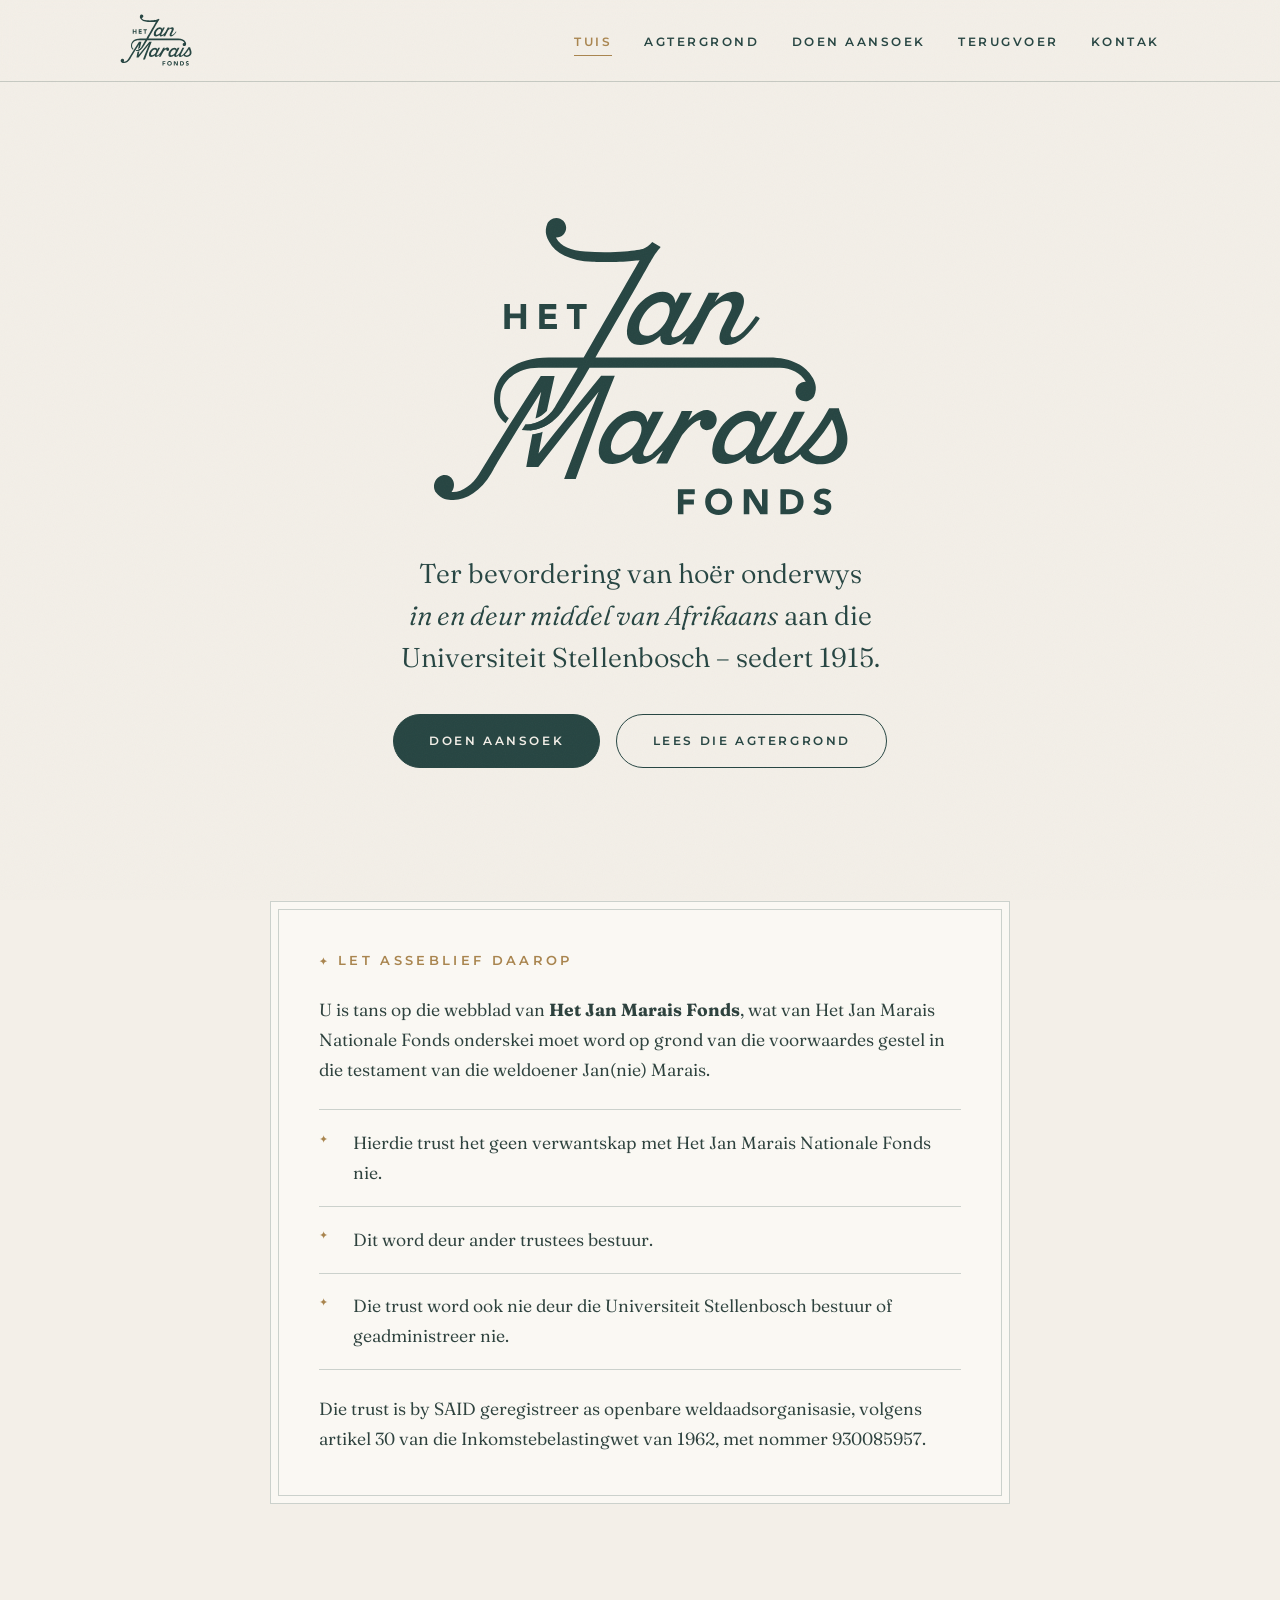
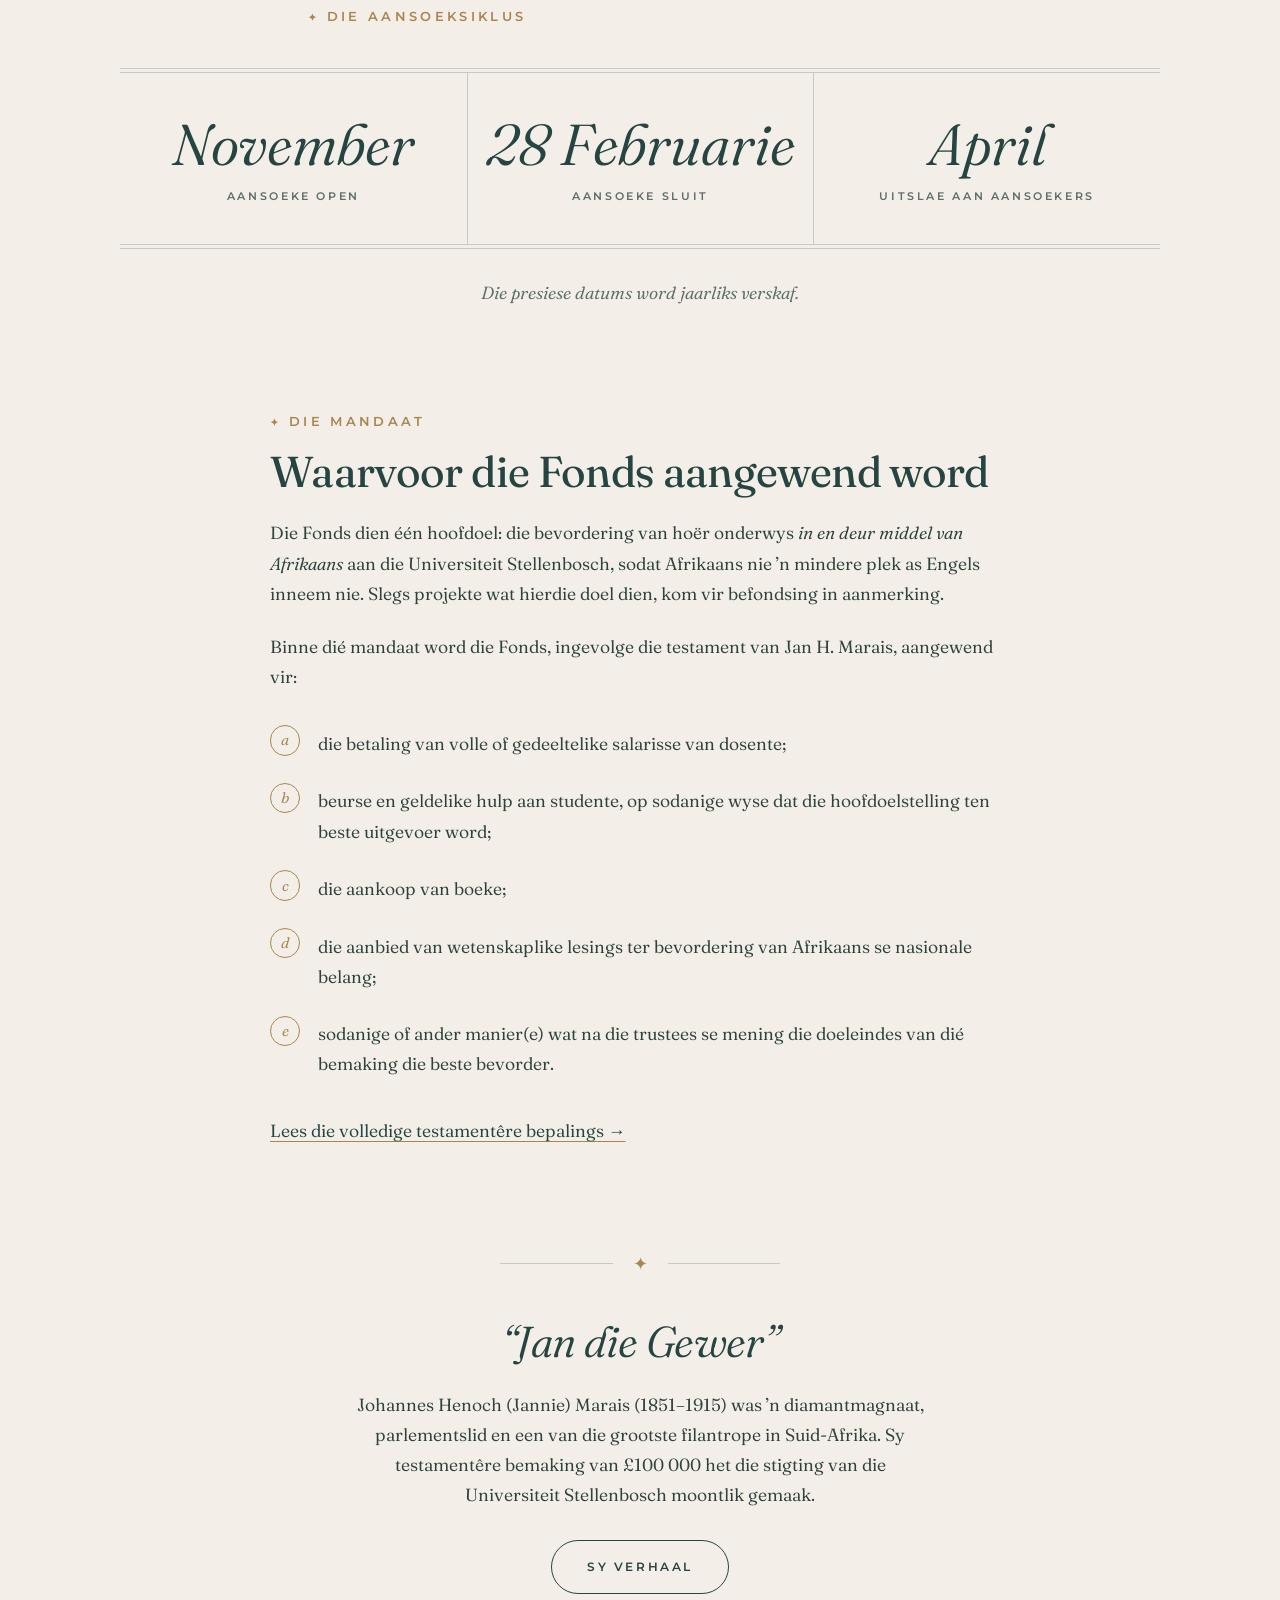
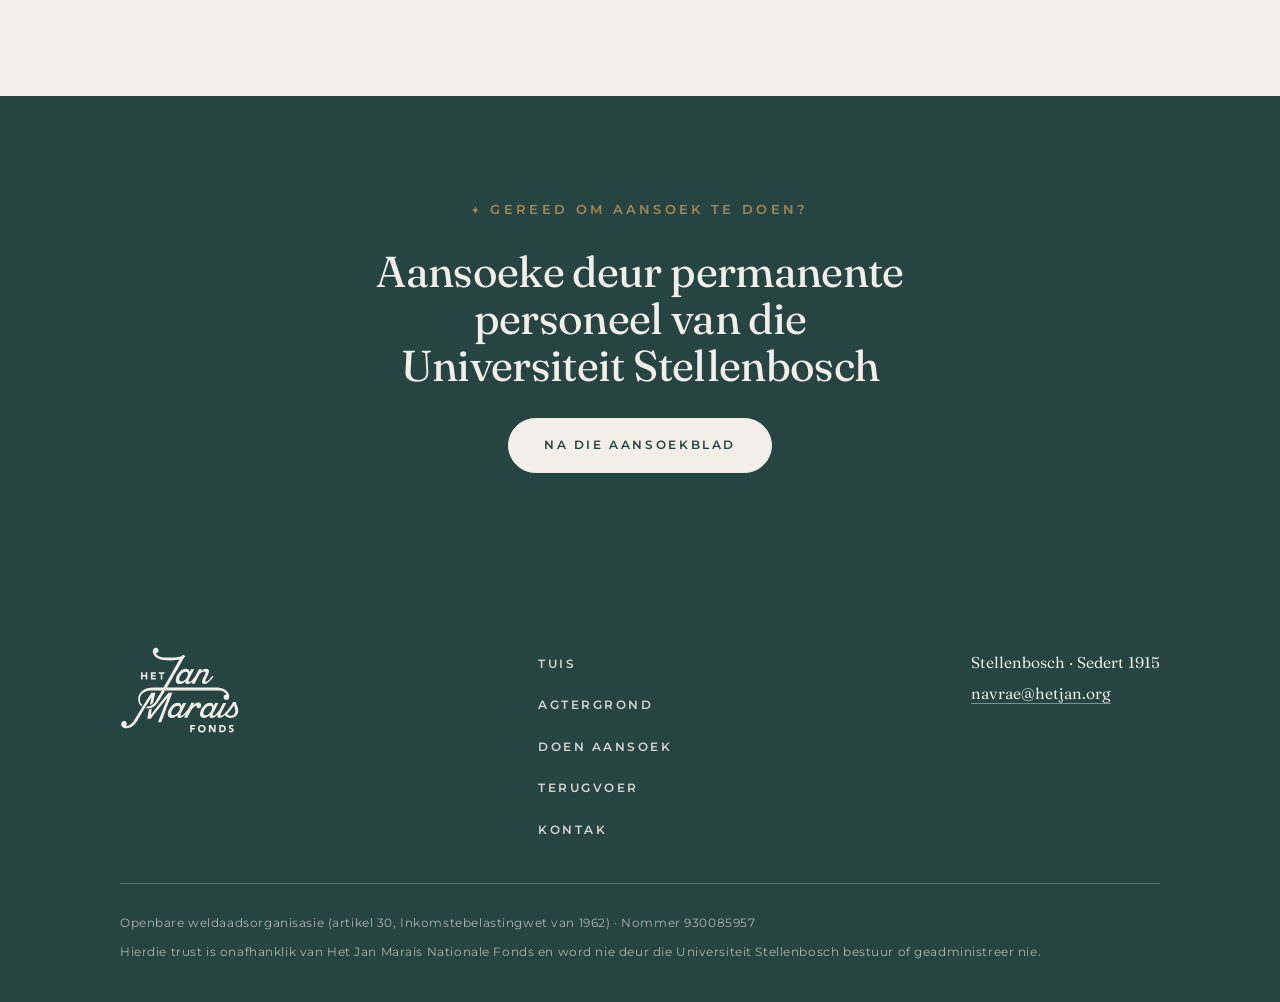
<file: index.html>
<!DOCTYPE html>
<html lang="af">
<head>
<meta charset="utf-8">
<meta name="viewport" content="width=device-width, initial-scale=1">
<meta http-equiv="Content-Security-Policy" content="default-src 'self'; script-src 'self' 'sha256-q1gBnV4BZHHsmtJQojjP6bshWvPiRFWjoKV7ZqUKrWg='; style-src 'self' 'unsafe-inline'; img-src 'self' data:; font-src 'self'; connect-src 'self'; base-uri 'self'; form-action 'self'; object-src 'none'">
<meta name="referrer" content="no-referrer">
<title>Het Jan Marais Fonds – Tuis</title>
<meta name="description" content="Het Jan Marais Fonds bevorder hoër onderwys in en deur middel van Afrikaans aan die Universiteit Stellenbosch – sedert 1915.">
<link rel="icon" type="image/svg+xml" href="assets/favicon.svg">
<link rel="stylesheet" href="css/style.css">
</head>
<body>

<header class="nav">
  <div class="nav-binne">
    <a class="nav-logo" href="index.html" aria-label="Het Jan Marais Fonds – Tuis">
      <img src="assets/logo-groen.svg" alt="Het Jan Marais Fonds">
    </a>
    <button class="nav-knoppie" aria-expanded="false" aria-controls="hoofnav">Kieslys</button>
    <ul class="nav-skakels" id="hoofnav">
      <li><a href="index.html" aria-current="page">Tuis</a></li>
      <li><a href="agtergrond.html">Agtergrond</a></li>
      <li><a href="aansoek.html">Doen aansoek</a></li>
      <li><a href="terugvoer.html">Terugvoer</a></li>
      <li><a href="kontak.html">Kontak</a></li>
    </ul>
  </div>
</header>

<main>

  <!-- Held -->
  <section class="held">
    <div class="held-binne kolom">
      <img class="held-logo" src="assets/logo-groen.svg" alt="Het Jan Marais Fonds">
      <p class="held-leuse">Ter bevordering van hoër onderwys <em>in en deur middel van Afrikaans</em> aan die Universiteit Stellenbosch – sedert 1915.</p>
      <div class="held-knoppies">
        <a class="knoppie" href="aansoek.html">Doen aansoek</a>
        <a class="knoppie knoppie-spook" href="agtergrond.html">Lees die agtergrond</a>
      </div>
    </div>
  </section>

  <!-- Onderskeid -->
  <section style="padding-top:0">
    <div class="kolom-smal">
      <div class="paneel prosa">
        <p class="etiket" style="margin-bottom:1.2rem">Let asseblief daarop</p>
        <p>U is tans op die webblad van <strong>Het Jan Marais Fonds</strong>, wat van Het Jan Marais Nationale Fonds onderskei moet word op grond van die voorwaardes gestel in die testament van die weldoener Jan(nie) Marais.</p>
        <ul class="lys-bepalings" style="margin-top:1.5rem">
          <li>Hierdie trust het geen verwantskap met Het Jan Marais Nationale Fonds nie.</li>
          <li>Dit word deur ander trustees bestuur.</li>
          <li>Die trust word ook nie deur die Universiteit Stellenbosch bestuur of geadministreer nie.</li>
        </ul>
        <p style="margin-top:1.5rem">Die trust is by SAID geregistreer as openbare weldaadsorganisasie, volgens artikel 30 van die Inkomstebelastingwet van 1962, met nommer 930085957.</p>
      </div>
    </div>
  </section>

  <!-- Datums -->
  <section style="padding-top:0">
    <div class="kolom">
      <p class="etiket" style="text-align:center; margin-bottom:2.5rem">Die aansoeksiklus</p>
      <hr class="reel-dubbel">
      <div class="datums">
        <div>
          <div class="syfer">November</div>
          <div class="nota">Aansoeke open</div>
        </div>
        <div>
          <div class="syfer">28 Februarie</div>
          <div class="nota">Aansoeke sluit</div>
        </div>
        <div>
          <div class="syfer">April</div>
          <div class="nota">Uitslae aan aansoekers</div>
        </div>
      </div>
      <hr class="reel-dubbel">
      <p style="text-align:center; margin:1.8rem auto 0; font-style:italic; color:var(--ink-sag)">Die presiese datums word jaarliks verskaf.</p>
    </div>
  </section>

  <!-- Waarvoor die Fonds aangewend word -->
  <section style="padding-top:0">
    <div class="kolom-smal prosa">
      <p class="etiket">Die mandaat</p>
      <h2 style="margin-top:1rem">Waarvoor die Fonds aangewend word</h2>
      <p>Die Fonds dien één hoofdoel: die bevordering van hoër onderwys <em>in en deur middel van Afrikaans</em> aan die Universiteit Stellenbosch, sodat Afrikaans nie ’n mindere plek as Engels inneem nie. Slegs projekte wat hierdie doel dien, kom vir befondsing in aanmerking.</p>
      <p>Binne dié mandaat word die Fonds, ingevolge die testament van Jan H. Marais, aangewend vir:</p>
      <ol class="lys-letters">
        <li>die betaling van volle of gedeeltelike salarisse van dosente;</li>
        <li>beurse en geldelike hulp aan studente, op sodanige wyse dat die hoofdoelstelling ten beste uitgevoer word;</li>
        <li>die aankoop van boeke;</li>
        <li>die aanbied van wetenskaplike lesings ter bevordering van Afrikaans se nasionale belang;</li>
        <li>sodanige of ander manier(e) wat na die trustees se mening die doeleindes van dié bemaking die beste bevorder.</li>
      </ol>
      <p><a href="agtergrond.html">Lees die volledige testamentêre bepalings →</a></p>
    </div>
  </section>

  <!-- Jan die Gewer -->
  <section style="padding-top:0">
    <div class="kolom-smal" style="text-align:center">
      <div class="ornament">✦</div>
      <h2 style="margin-top:2.5rem; font-style:italic; font-weight:340">“Jan die Gewer”</h2>
      <p style="margin:1.5rem auto 0; max-width:52ch">Johannes Henoch (Jannie) Marais (1851–1915) was ’n diamantmagnaat, parlementslid en een van die grootste filantrope in Suid-Afrika. Sy testamentêre bemaking van £100 000 het die stigting van die Universiteit Stellenbosch moontlik gemaak.</p>
      <p style="margin:1.8rem auto 0"><a class="knoppie knoppie-spook" href="agtergrond.html">Sy verhaal</a></p>
    </div>
  </section>

  <!-- Oproep -->
  <section class="band">
    <div class="kolom" style="display:grid; justify-items:center; gap:1.8rem">
      <p class="etiket">Gereed om aansoek te doen?</p>
      <h2 style="max-width:22ch">Aansoeke deur permanente personeel van die Universiteit Stellenbosch</h2>
      <a class="knoppie knoppie-room" href="aansoek.html">Na die aansoekblad</a>
    </div>
  </section>

</main>

<footer class="voet">
  <div class="voet-binne">
    <div class="voet-bo">
      <a class="voet-logo" href="index.html" aria-label="Het Jan Marais Fonds – Tuis">
        <img src="assets/logo-room.svg" alt="Het Jan Marais Fonds">
      </a>
      <nav aria-label="Voetstuk">
        <ul>
          <li><a href="index.html">Tuis</a></li>
          <li><a href="agtergrond.html">Agtergrond</a></li>
          <li><a href="aansoek.html">Doen aansoek</a></li>
          <li><a href="terugvoer.html">Terugvoer</a></li>
          <li><a href="kontak.html">Kontak</a></li>
        </ul>
      </nav>
      <div class="voet-kontak">
        <p>Stellenbosch · Sedert 1915<br>
        <a class="js-epos" data-u="navrae" data-d="hetjan.org">navrae [at] hetjan [dot] org</a></p>
      </div>
    </div>
    <div class="voet-onder">
      <p>Openbare weldaadsorganisasie (artikel 30, Inkomstebelastingwet van 1962) · Nommer 930085957</p>
      <p>Hierdie trust is onafhanklik van Het Jan Marais Nationale Fonds en word nie deur die Universiteit Stellenbosch bestuur of geadministreer nie.</p>
    </div>
  </div>
</footer>

<script>
  const knoppie = document.querySelector('.nav-knoppie');
  knoppie.addEventListener('click', () => {
    const oop = document.getElementById('hoofnav').classList.toggle('oop');
    knoppie.setAttribute('aria-expanded', oop);
  });
  document.querySelectorAll('.js-epos').forEach((el) => {
    const a = el.getAttribute('data-u') + '@' + el.getAttribute('data-d');
    el.setAttribute('href', 'mailto:' + a);
    el.textContent = a;
  });
</script>

</body>
</html>
</file>
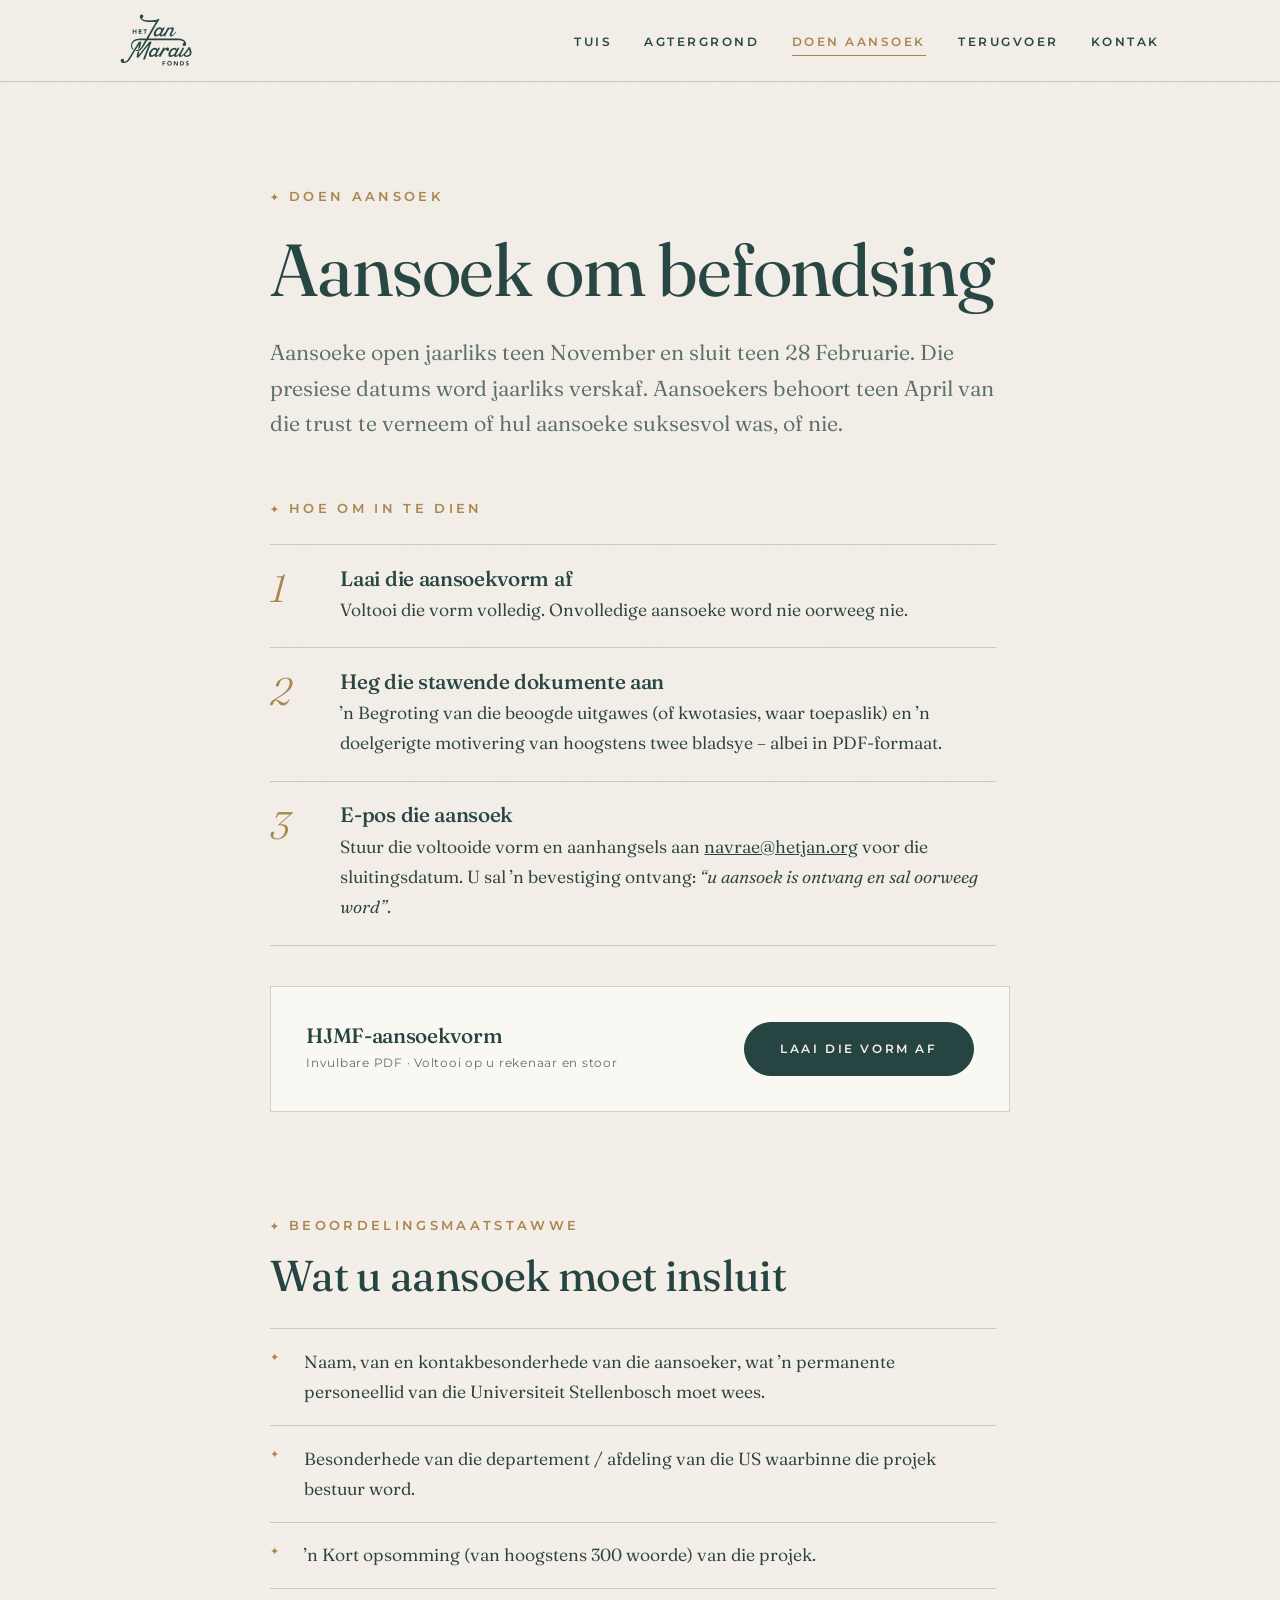
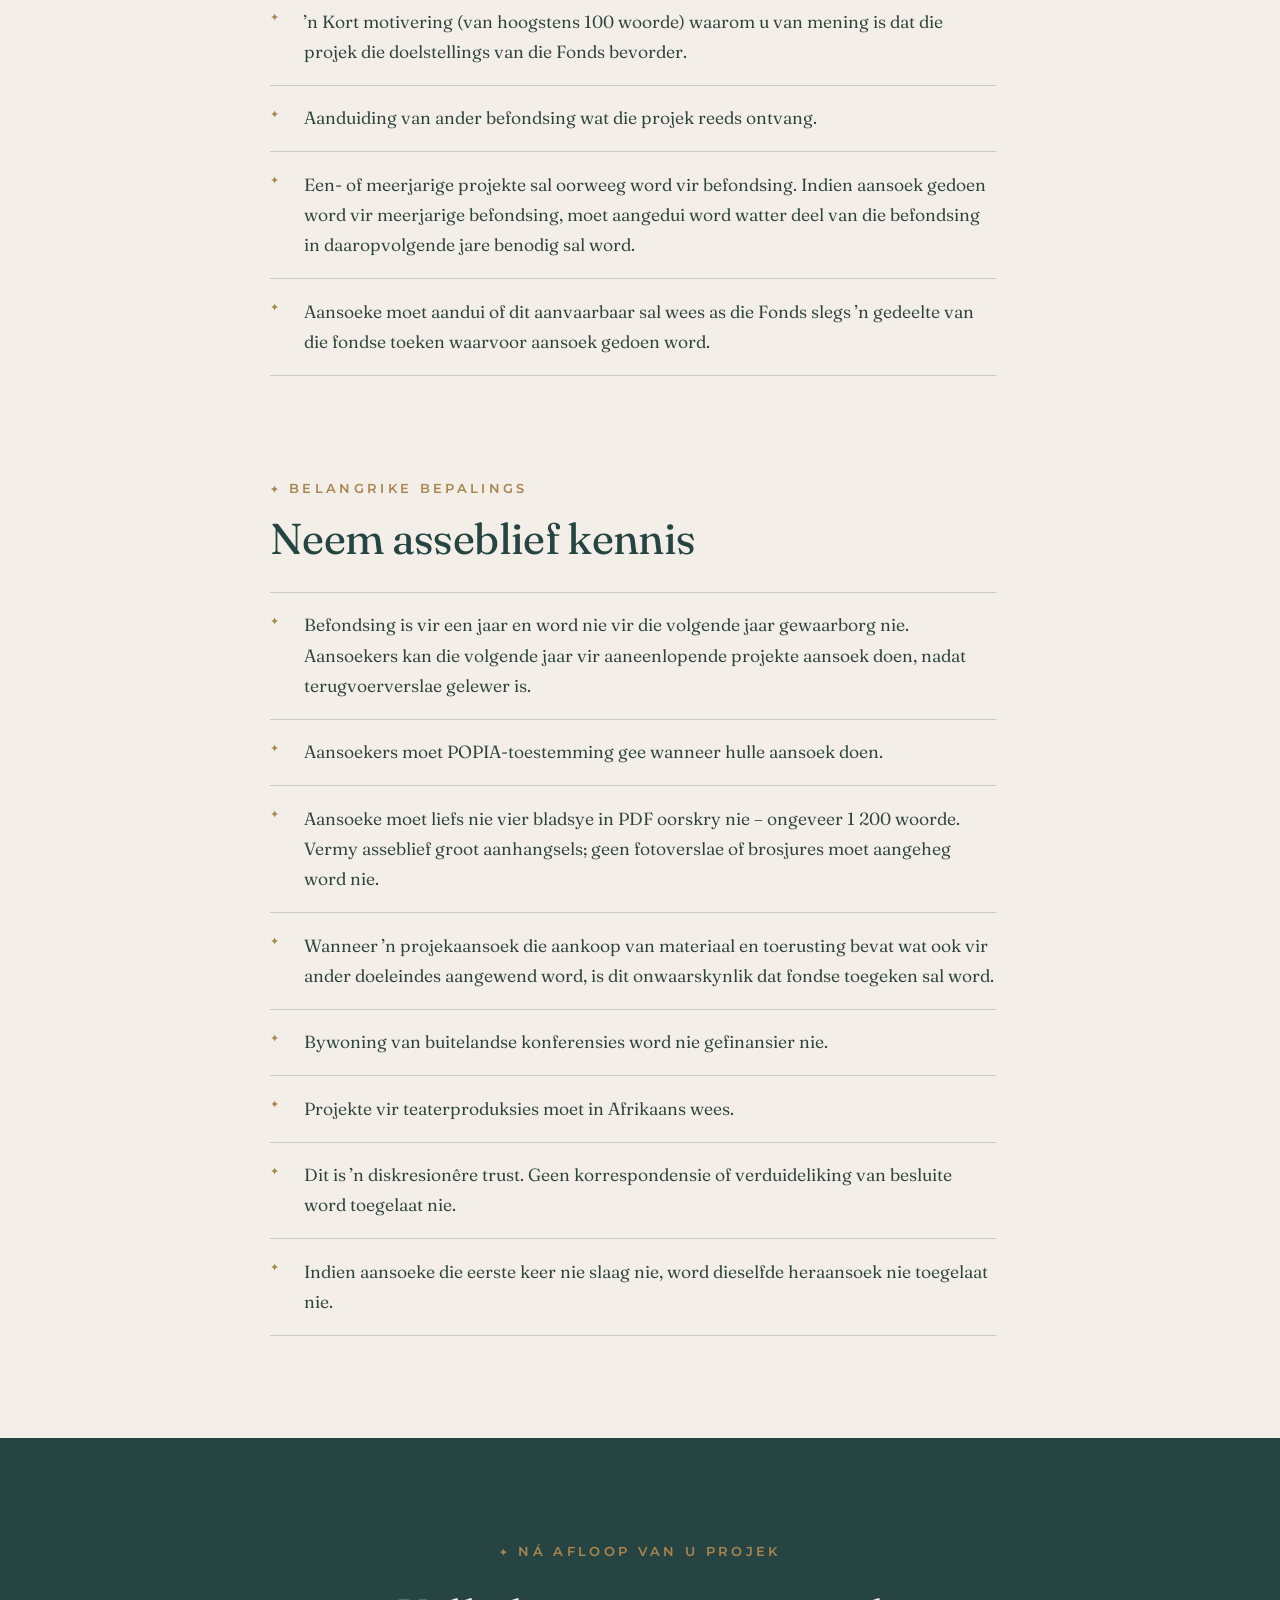
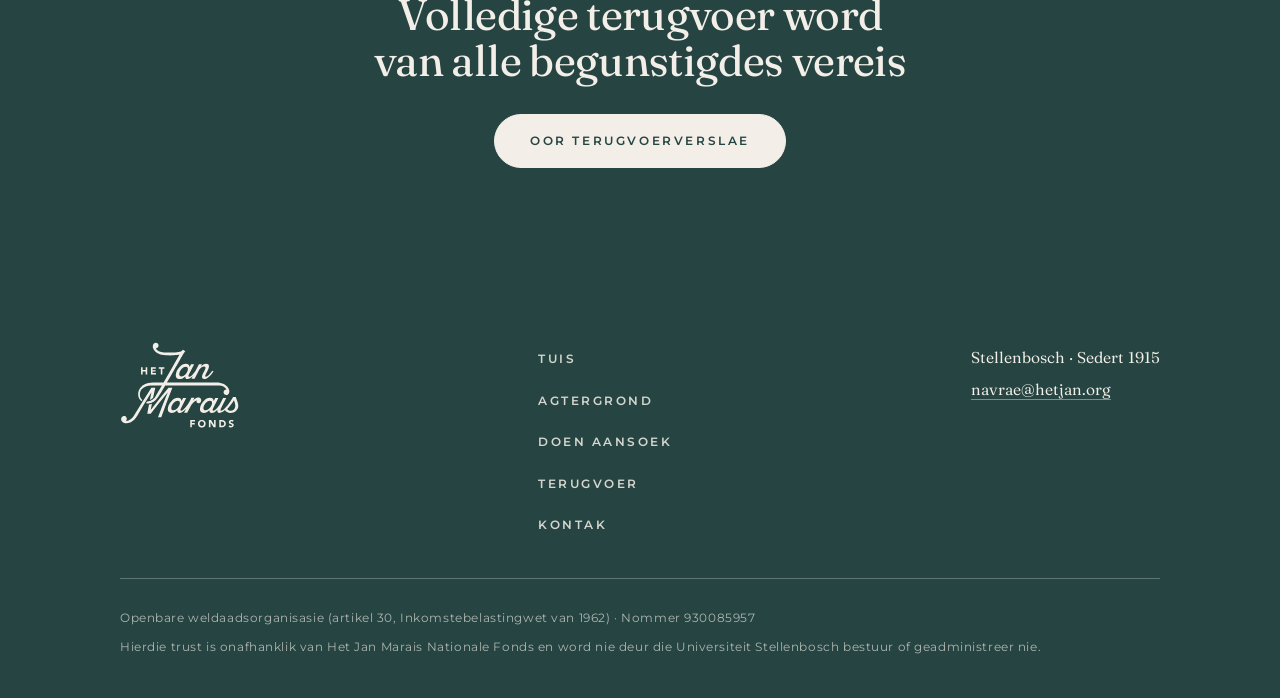
<file: aansoek.html>
<!DOCTYPE html>
<html lang="af">
<head>
<meta charset="utf-8">
<meta name="viewport" content="width=device-width, initial-scale=1">
<meta http-equiv="Content-Security-Policy" content="default-src 'self'; script-src 'self' 'sha256-q1gBnV4BZHHsmtJQojjP6bshWvPiRFWjoKV7ZqUKrWg='; style-src 'self' 'unsafe-inline'; img-src 'self' data:; font-src 'self'; connect-src 'self'; base-uri 'self'; form-action 'self'; object-src 'none'">
<meta name="referrer" content="no-referrer">
<title>Doen aansoek – Het Jan Marais Fonds</title>
<meta name="description" content="Riglyne, beoordelingsmaatstawwe en die aansoekvorm vir befondsing uit Het Jan Marais Fonds.">
<link rel="icon" type="image/svg+xml" href="assets/favicon.svg">
<link rel="stylesheet" href="css/style.css">
</head>
<body>

<header class="nav">
  <div class="nav-binne">
    <a class="nav-logo" href="index.html" aria-label="Het Jan Marais Fonds – Tuis">
      <img src="assets/logo-groen.svg" alt="Het Jan Marais Fonds">
    </a>
    <button class="nav-knoppie" aria-expanded="false" aria-controls="hoofnav">Kieslys</button>
    <ul class="nav-skakels" id="hoofnav">
      <li><a href="index.html">Tuis</a></li>
      <li><a href="agtergrond.html">Agtergrond</a></li>
      <li><a href="aansoek.html" aria-current="page">Doen aansoek</a></li>
      <li><a href="terugvoer.html">Terugvoer</a></li>
      <li><a href="kontak.html">Kontak</a></li>
    </ul>
  </div>
</header>

<main>

  <div class="bladkop">
    <div class="kolom-smal">
      <span class="etiket">Doen aansoek</span>
      <h1>Aansoek om befondsing</h1>
      <p class="intro">Aansoeke open jaarliks teen November en sluit teen 28 Februarie. Die presiese datums word jaarliks verskaf. Aansoekers behoort teen April van die trust te verneem of hul aansoeke suksesvol was, of nie.</p>
    </div>
  </div>

  <!-- Hoe om in te dien -->
  <section style="padding-top:0">
    <div class="kolom-smal">
      <p class="etiket" style="margin-bottom:1.5rem">Hoe om in te dien</p>
      <ol class="stappe">
        <li>
          <h3>Laai die aansoekvorm af</h3>
          <p>Voltooi die vorm volledig. Onvolledige aansoeke word nie oorweeg nie.</p>
        </li>
        <li>
          <h3>Heg die stawende dokumente aan</h3>
          <p>’n Begroting van die beoogde uitgawes (of kwotasies, waar toepaslik) en ’n doelgerigte motivering van hoogstens twee bladsye – albei in PDF-formaat.</p>
        </li>
        <li>
          <h3>E-pos die aansoek</h3>
          <p>Stuur die voltooide vorm en aanhangsels aan <a class="js-epos" data-u="navrae" data-d="hetjan.org" style="color:var(--groen)">navrae [at] hetjan [dot] org</a> voor die sluitingsdatum. U sal ’n bevestiging ontvang: <em>“u aansoek is ontvang en sal oorweeg word”</em>.</p>
        </li>
      </ol>
      <div class="aflaai" style="margin-top:2.5rem">
        <div class="besonderhede">
          <h3>HJMF-aansoekvorm</h3>
          <p>Invulbare PDF · Voltooi op u rekenaar en stoor</p>
        </div>
        <a class="knoppie" href="dokumente/HJMF-aansoekvorm.pdf" download>Laai die vorm af</a>
      </div>
    </div>
  </section>

  <!-- Wat die aansoek moet insluit -->
  <section style="padding-top:0">
    <div class="kolom-smal prosa">
      <p class="etiket">Beoordelingsmaatstawwe</p>
      <h2 style="margin-top:1rem">Wat u aansoek moet insluit</h2>
      <ul class="lys-bepalings" style="margin-top:1.8rem">
        <li>Naam, van en kontakbesonderhede van die aansoeker, wat ’n permanente personeellid van die Universiteit Stellenbosch moet wees.</li>
        <li>Besonderhede van die departement / afdeling van die US waarbinne die projek bestuur word.</li>
        <li>’n Kort opsomming (van hoogstens 300 woorde) van die projek.</li>
        <li>’n Kort motivering (van hoogstens 100 woorde) waarom u van mening is dat die projek die doelstellings van die Fonds bevorder.</li>
        <li>Aanduiding van ander befondsing wat die projek reeds ontvang.</li>
        <li>Een- of meerjarige projekte sal oorweeg word vir befondsing. Indien aansoek gedoen word vir meerjarige befondsing, moet aangedui word watter deel van die befondsing in daaropvolgende jare benodig sal word.</li>
        <li>Aansoeke moet aandui of dit aanvaarbaar sal wees as die Fonds slegs ’n gedeelte van die fondse toeken waarvoor aansoek gedoen word.</li>
      </ul>
    </div>
  </section>

  <!-- Belangrike bepalings -->
  <section style="padding-top:0">
    <div class="kolom-smal prosa">
      <p class="etiket">Belangrike bepalings</p>
      <h2 style="margin-top:1rem">Neem asseblief kennis</h2>
      <ul class="lys-bepalings" style="margin-top:1.8rem">
        <li>Befondsing is vir een jaar en word nie vir die volgende jaar gewaarborg nie. Aansoekers kan die volgende jaar vir aaneenlopende projekte aansoek doen, nadat terugvoerverslae gelewer is.</li>
        <li>Aansoekers moet POPIA-toestemming gee wanneer hulle aansoek doen.</li>
        <li>Aansoeke moet liefs nie vier bladsye in PDF oorskry nie – ongeveer 1 200 woorde. Vermy asseblief groot aanhangsels; geen fotoverslae of brosjures moet aangeheg word nie.</li>
        <li>Wanneer ’n projekaansoek die aankoop van materiaal en toerusting bevat wat ook vir ander doeleindes aangewend word, is dit onwaarskynlik dat fondse toegeken sal word.</li>
        <li>Bywoning van buitelandse konferensies word nie gefinansier nie.</li>
        <li>Projekte vir teaterproduksies moet in Afrikaans wees.</li>
        <li>Dit is ’n diskresionêre trust. Geen korrespondensie of verduideliking van besluite word toegelaat nie.</li>
        <li>Indien aansoeke die eerste keer nie slaag nie, word dieselfde heraansoek nie toegelaat nie.</li>
      </ul>
    </div>
  </section>

  <!-- Oproep -->
  <section class="band">
    <div class="kolom" style="display:grid; justify-items:center; gap:1.8rem">
      <p class="etiket">Ná afloop van u projek</p>
      <h2 style="max-width:24ch">Volledige terugvoer word van alle begunstigdes vereis</h2>
      <a class="knoppie knoppie-room" href="terugvoer.html">Oor terugvoerverslae</a>
    </div>
  </section>

</main>

<footer class="voet">
  <div class="voet-binne">
    <div class="voet-bo">
      <a class="voet-logo" href="index.html" aria-label="Het Jan Marais Fonds – Tuis">
        <img src="assets/logo-room.svg" alt="Het Jan Marais Fonds">
      </a>
      <nav aria-label="Voetstuk">
        <ul>
          <li><a href="index.html">Tuis</a></li>
          <li><a href="agtergrond.html">Agtergrond</a></li>
          <li><a href="aansoek.html">Doen aansoek</a></li>
          <li><a href="terugvoer.html">Terugvoer</a></li>
          <li><a href="kontak.html">Kontak</a></li>
        </ul>
      </nav>
      <div class="voet-kontak">
        <p>Stellenbosch · Sedert 1915<br>
        <a class="js-epos" data-u="navrae" data-d="hetjan.org">navrae [at] hetjan [dot] org</a></p>
      </div>
    </div>
    <div class="voet-onder">
      <p>Openbare weldaadsorganisasie (artikel 30, Inkomstebelastingwet van 1962) · Nommer 930085957</p>
      <p>Hierdie trust is onafhanklik van Het Jan Marais Nationale Fonds en word nie deur die Universiteit Stellenbosch bestuur of geadministreer nie.</p>
    </div>
  </div>
</footer>

<script>
  const knoppie = document.querySelector('.nav-knoppie');
  knoppie.addEventListener('click', () => {
    const oop = document.getElementById('hoofnav').classList.toggle('oop');
    knoppie.setAttribute('aria-expanded', oop);
  });
  document.querySelectorAll('.js-epos').forEach((el) => {
    const a = el.getAttribute('data-u') + '@' + el.getAttribute('data-d');
    el.setAttribute('href', 'mailto:' + a);
    el.textContent = a;
  });
</script>

</body>
</html>
</file>
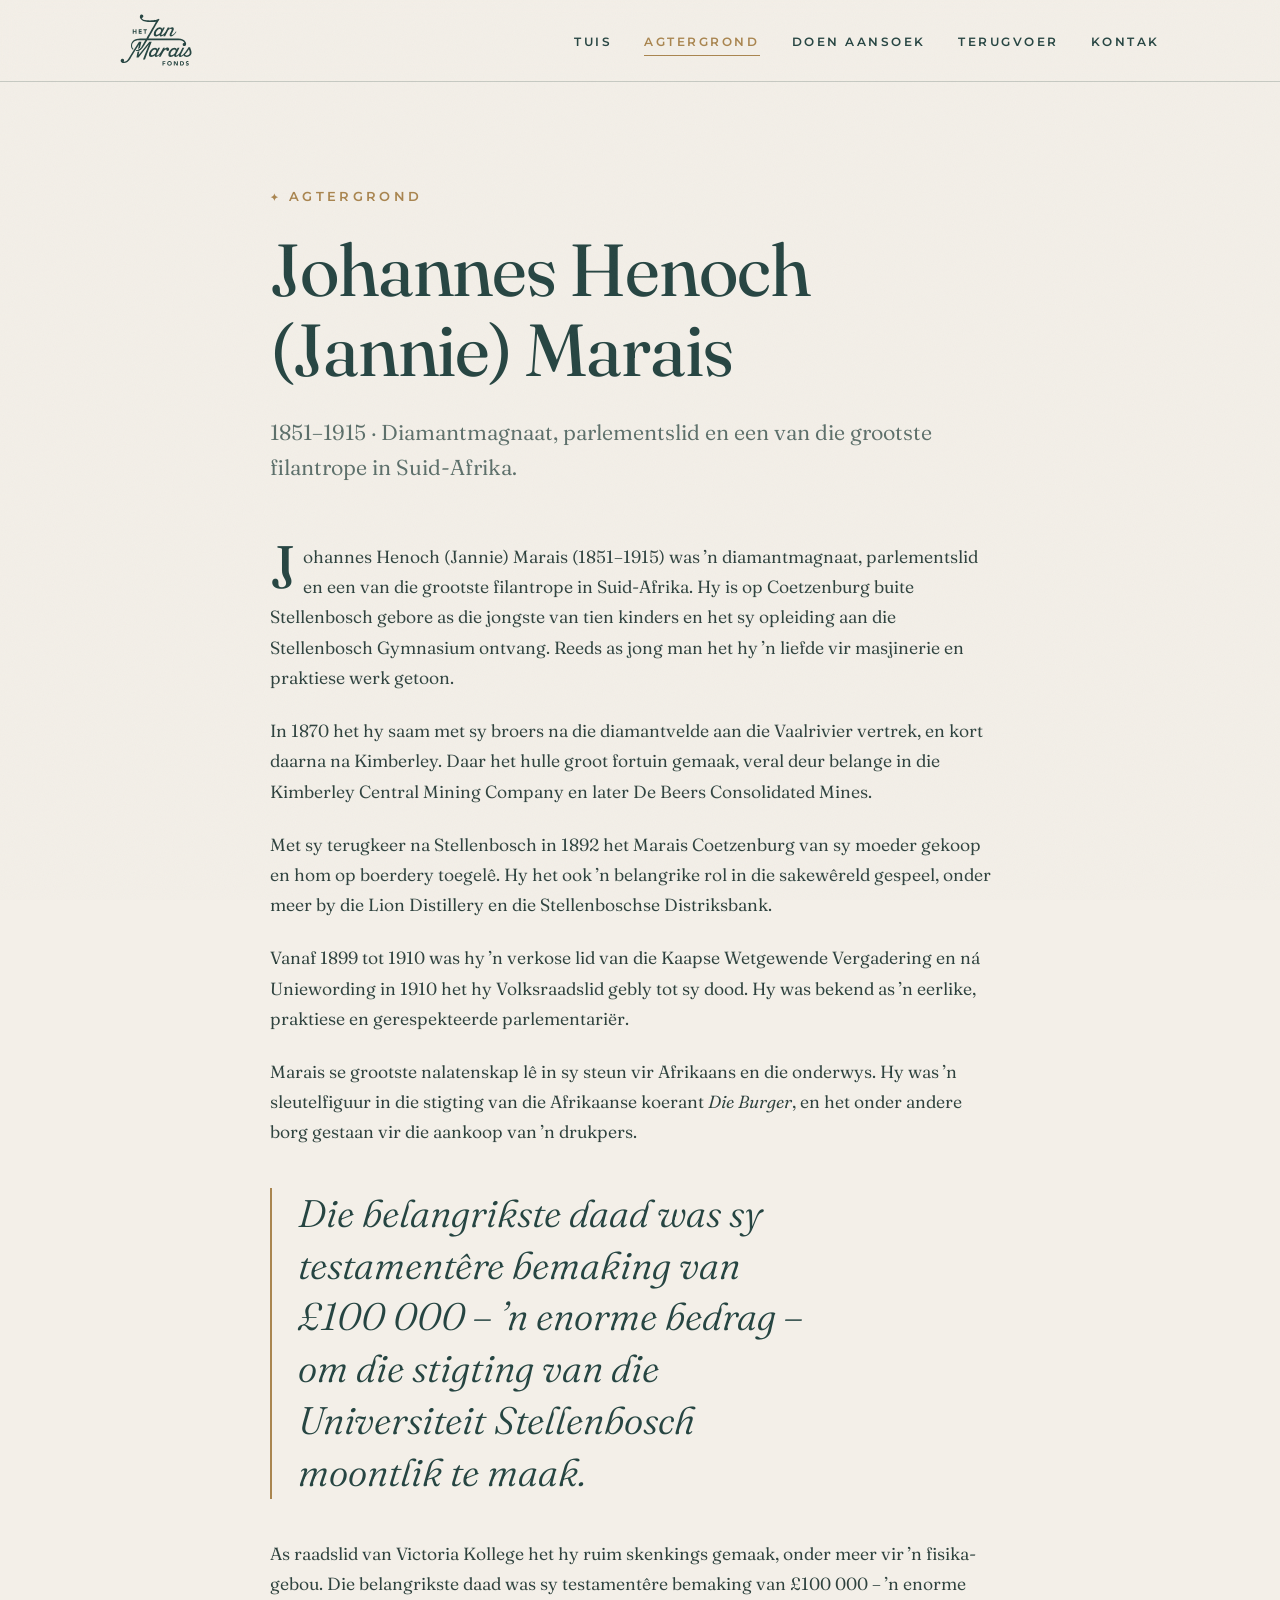
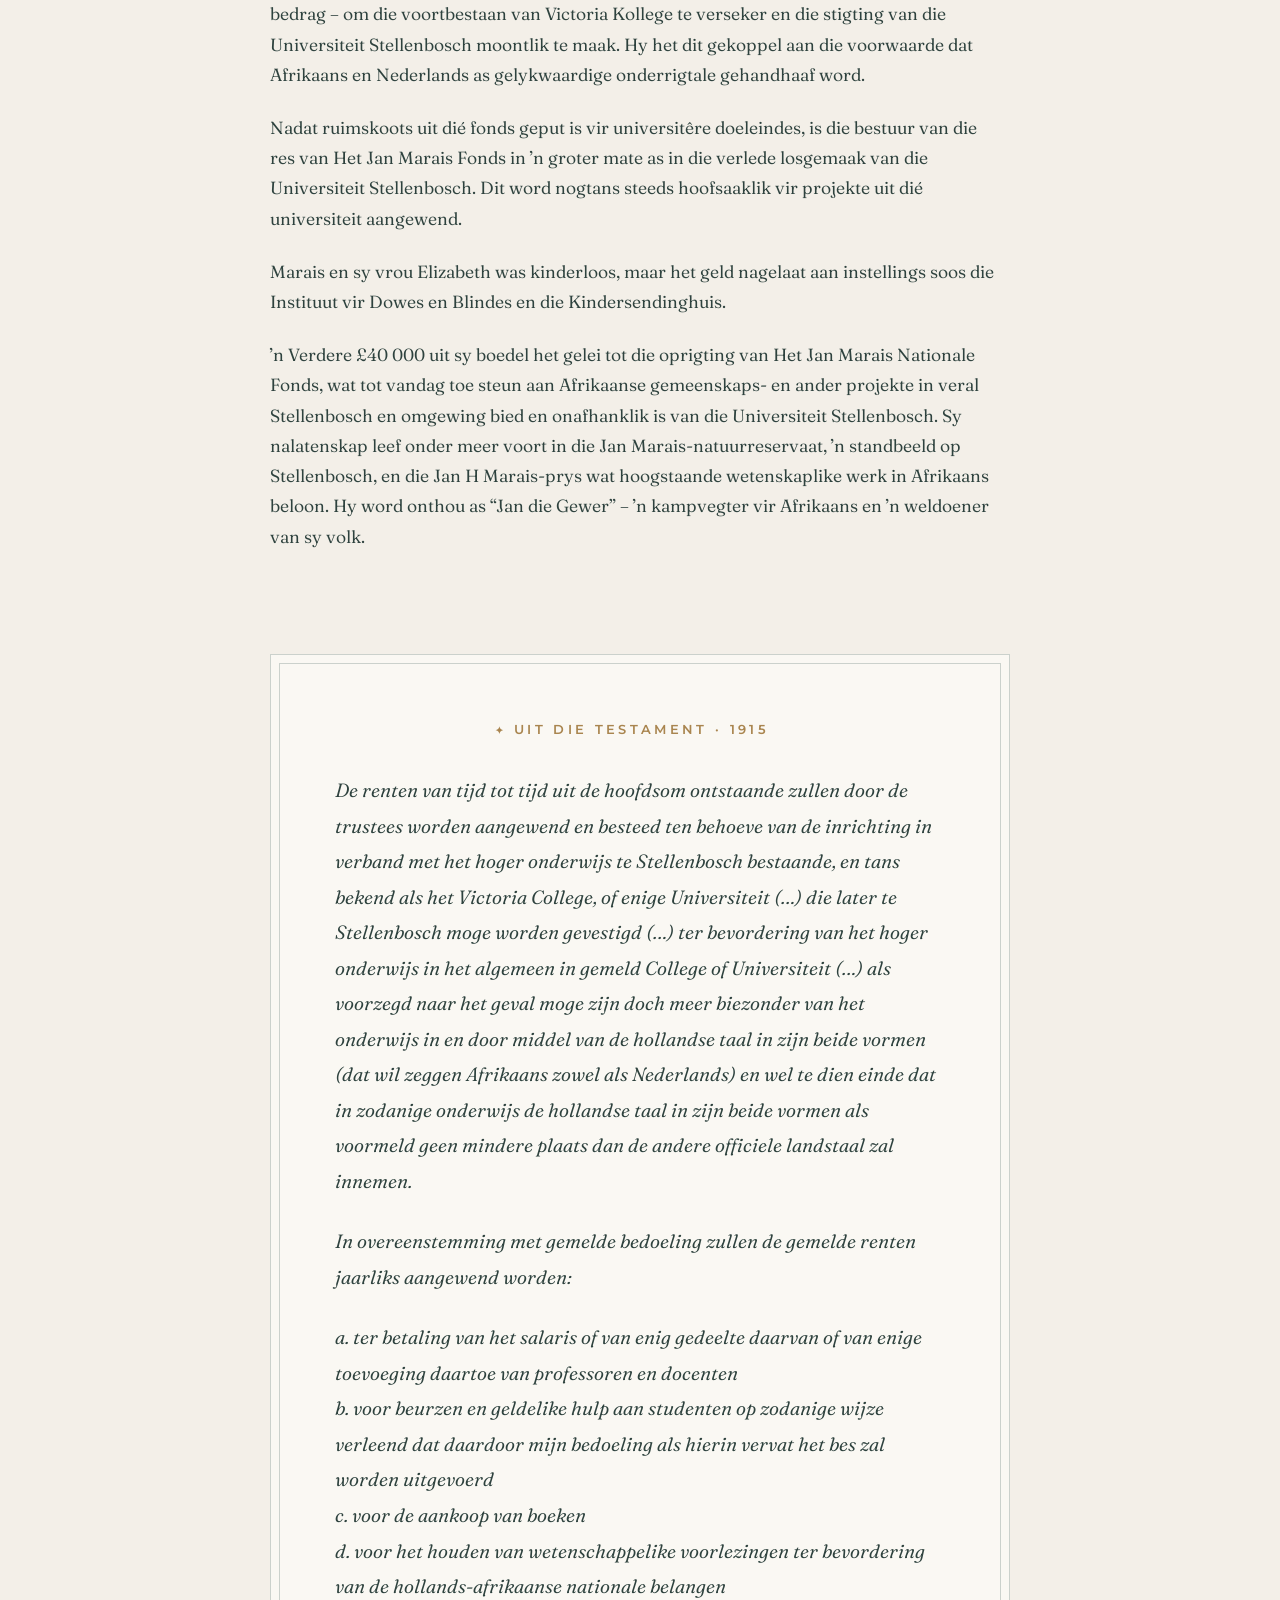
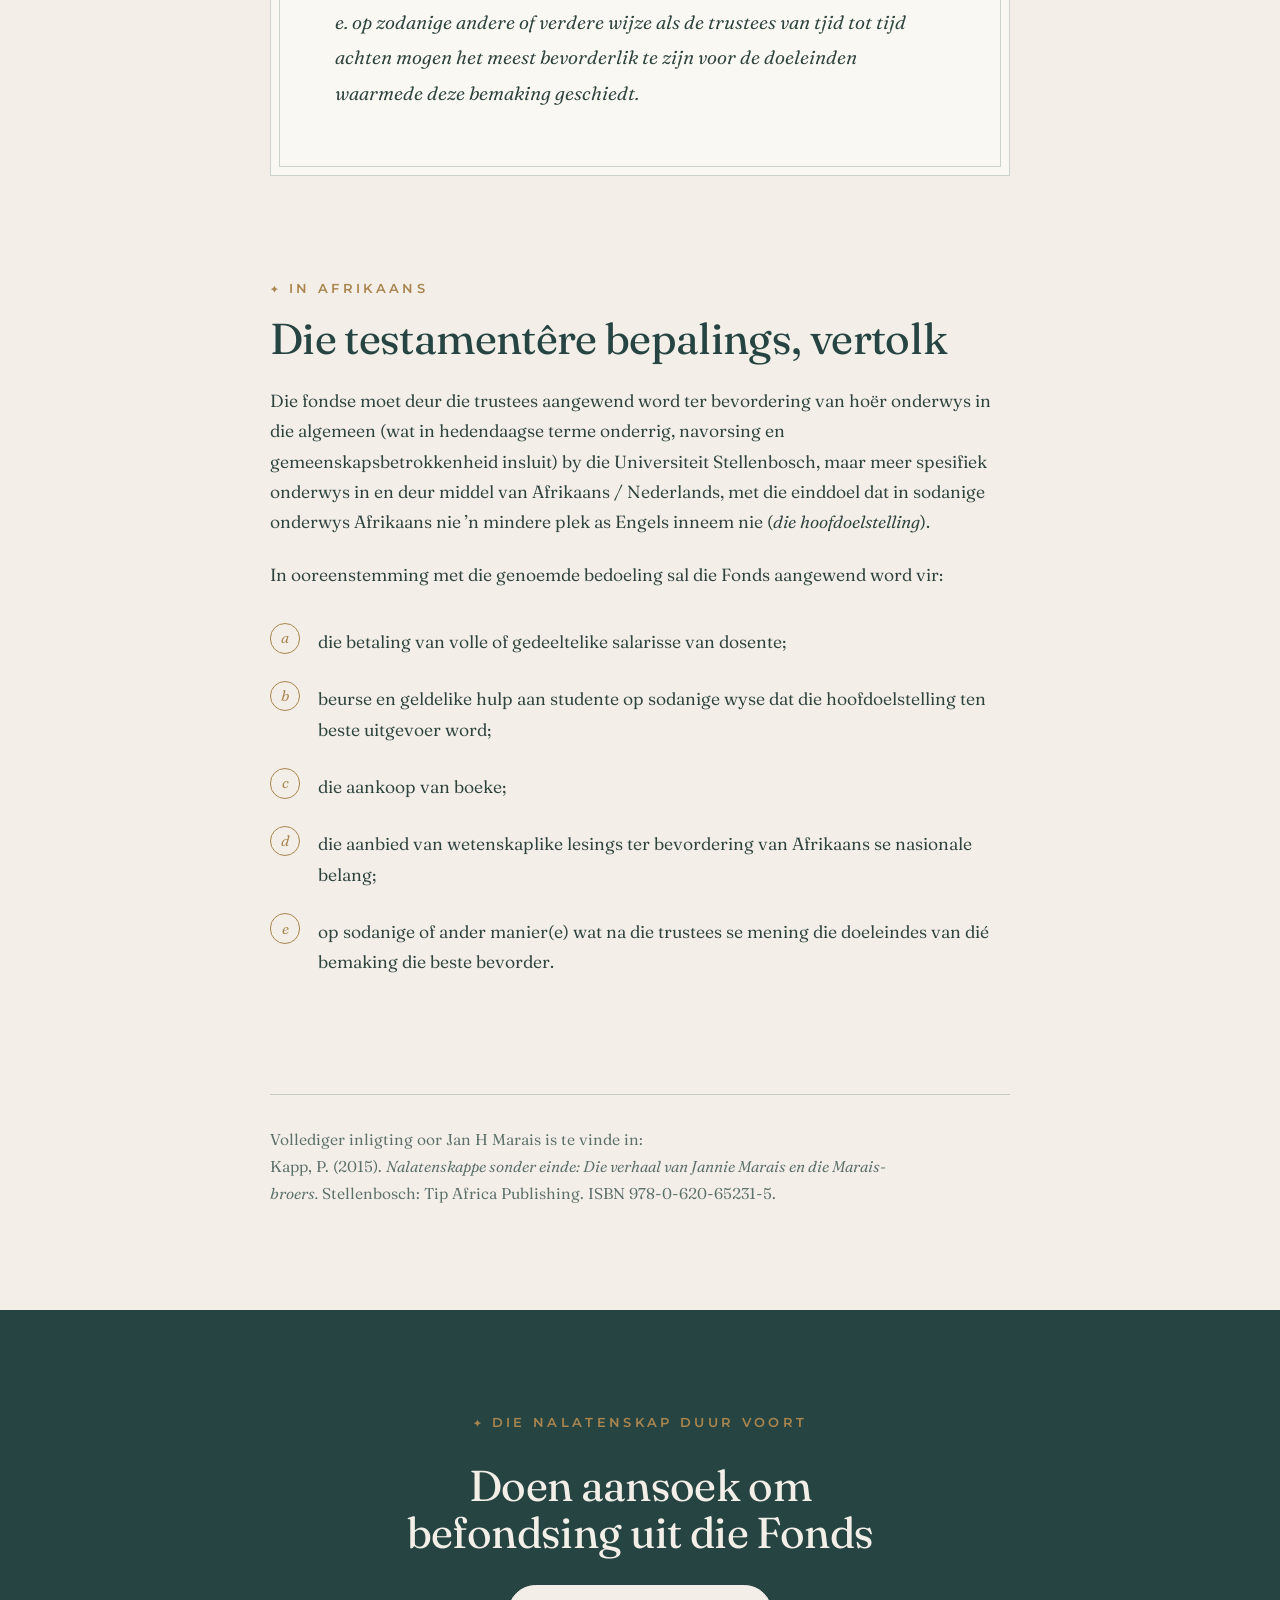
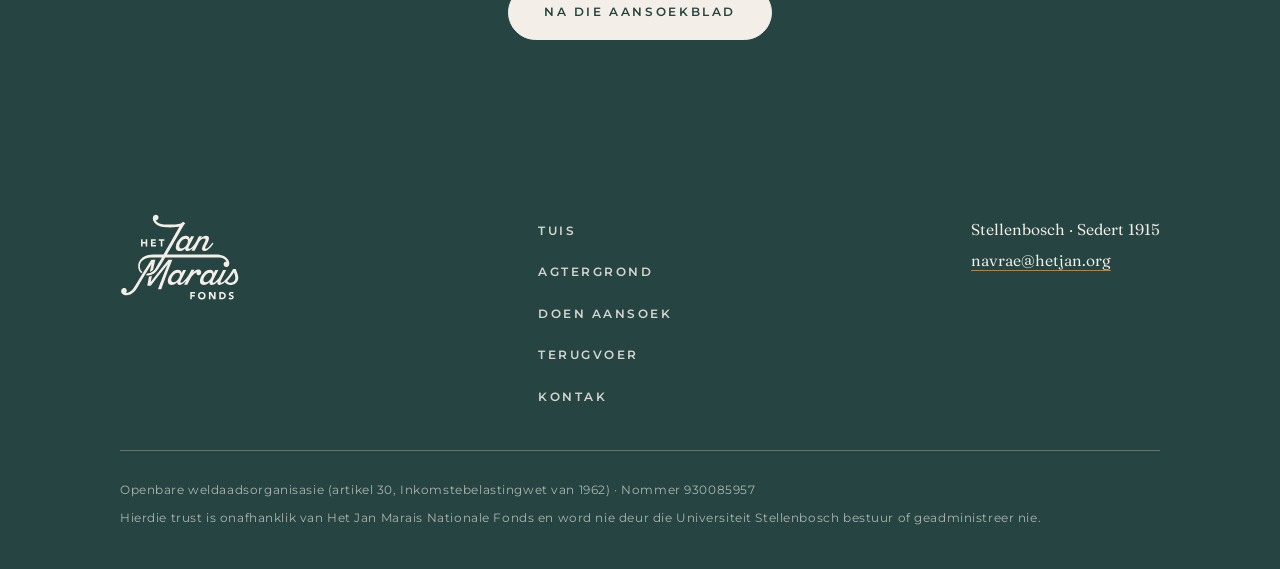
<file: agtergrond.html>
<!DOCTYPE html>
<html lang="af">
<head>
<meta charset="utf-8">
<meta name="viewport" content="width=device-width, initial-scale=1">
<meta http-equiv="Content-Security-Policy" content="default-src 'self'; script-src 'self' 'sha256-q1gBnV4BZHHsmtJQojjP6bshWvPiRFWjoKV7ZqUKrWg='; style-src 'self' 'unsafe-inline'; img-src 'self' data:; font-src 'self'; connect-src 'self'; base-uri 'self'; form-action 'self'; object-src 'none'">
<meta name="referrer" content="no-referrer">
<title>Agtergrond – Het Jan Marais Fonds</title>
<meta name="description" content="Die verhaal van Johannes Henoch (Jannie) Marais (1851–1915) en die testamentêre bepalings van Het Jan Marais Fonds.">
<link rel="icon" type="image/svg+xml" href="assets/favicon.svg">
<link rel="stylesheet" href="css/style.css">
</head>
<body>

<header class="nav">
  <div class="nav-binne">
    <a class="nav-logo" href="index.html" aria-label="Het Jan Marais Fonds – Tuis">
      <img src="assets/logo-groen.svg" alt="Het Jan Marais Fonds">
    </a>
    <button class="nav-knoppie" aria-expanded="false" aria-controls="hoofnav">Kieslys</button>
    <ul class="nav-skakels" id="hoofnav">
      <li><a href="index.html">Tuis</a></li>
      <li><a href="agtergrond.html" aria-current="page">Agtergrond</a></li>
      <li><a href="aansoek.html">Doen aansoek</a></li>
      <li><a href="terugvoer.html">Terugvoer</a></li>
      <li><a href="kontak.html">Kontak</a></li>
    </ul>
  </div>
</header>

<main>

  <div class="bladkop">
    <div class="kolom-smal">
      <span class="etiket">Agtergrond</span>
      <h1>Johannes Henoch (Jannie) Marais</h1>
      <p class="intro">1851–1915 · Diamantmagnaat, parlementslid en een van die grootste filantrope in Suid-Afrika.</p>
    </div>
  </div>

  <section style="padding-top:0">
    <div class="kolom-smal prosa">
      <p class="aanvang">Johannes Henoch (Jannie) Marais (1851–1915) was ’n diamantmagnaat, parlementslid en een van die grootste filantrope in Suid-Afrika. Hy is op Coetzenburg buite Stellenbosch gebore as die jongste van tien kinders en het sy opleiding aan die Stellenbosch Gymnasium ontvang. Reeds as jong man het hy ’n liefde vir masjinerie en praktiese werk getoon.</p>
      <p>In 1870 het hy saam met sy broers na die diamantvelde aan die Vaalrivier vertrek, en kort daarna na Kimberley. Daar het hulle groot fortuin gemaak, veral deur belange in die Kimberley Central Mining Company en later De Beers Consolidated Mines.</p>
      <p>Met sy terugkeer na Stellenbosch in 1892 het Marais Coetzenburg van sy moeder gekoop en hom op boerdery toegelê. Hy het ook ’n belangrike rol in die sakewêreld gespeel, onder meer by die Lion Distillery en die Stellenboschse Distriksbank.</p>
      <p>Vanaf 1899 tot 1910 was hy ’n verkose lid van die Kaapse Wetgewende Vergadering en ná Uniewording in 1910 het hy Volksraadslid gebly tot sy dood. Hy was bekend as ’n eerlike, praktiese en gerespekteerde parlementariër.</p>
      <p>Marais se grootste nalatenskap lê in sy steun vir Afrikaans en die onderwys. Hy was ’n sleutelfiguur in die stigting van die Afrikaanse koerant <em>Die Burger</em>, en het onder andere borg gestaan vir die aankoop van ’n drukpers.</p>

      <p class="uittreksel">Die belangrikste daad was sy testamentêre bemaking van £100 000 – ’n enorme bedrag – om die stigting van die Universiteit Stellenbosch moontlik te maak.</p>

      <p>As raadslid van Victoria Kollege het hy ruim skenkings gemaak, onder meer vir ’n fisika-gebou. Die belangrikste daad was sy testamentêre bemaking van £100 000 – ’n enorme bedrag – om die voortbestaan van Victoria Kollege te verseker en die stigting van die Universiteit Stellenbosch moontlik te maak. Hy het dit gekoppel aan die voorwaarde dat Afrikaans en Nederlands as gelykwaardige onderrigtale gehandhaaf word.</p>
      <p>Nadat ruimskoots uit dié fonds geput is vir universitêre doeleindes, is die bestuur van die res van Het Jan Marais Fonds in ’n groter mate as in die verlede losgemaak van die Universiteit Stellenbosch. Dit word nogtans steeds hoofsaaklik vir projekte uit dié universiteit aangewend.</p>
      <p>Marais en sy vrou Elizabeth was kinderloos, maar het geld nagelaat aan instellings soos die Instituut vir Dowes en Blindes en die Kindersendinghuis.</p>
      <p>’n Verdere £40 000 uit sy boedel het gelei tot die oprigting van Het Jan Marais Nationale Fonds, wat tot vandag toe steun aan Afrikaanse gemeenskaps- en ander projekte in veral Stellenbosch en omgewing bied en onafhanklik is van die Universiteit Stellenbosch. Sy nalatenskap leef onder meer voort in die Jan Marais-natuurreservaat, ’n standbeeld op Stellenbosch, en die Jan H Marais-prys wat hoogstaande wetenskaplike werk in Afrikaans beloon. Hy word onthou as “Jan die Gewer” – ’n kampvegter vir Afrikaans en ’n weldoener van sy volk.</p>
    </div>
  </section>

  <!-- Testament -->
  <section style="padding-top:0">
    <div class="kolom-smal">
      <div class="akte">
        <p class="etiket" style="margin-bottom:2rem">Uit die testament · 1915</p>
        <blockquote>
          <p>De renten van tijd tot tijd uit de hoofdsom ontstaande zullen door de trustees worden aangewend en besteed ten behoeve van de inrichting in verband met het hoger onderwijs te Stellenbosch bestaande, en tans bekend als het Victoria College, of enige Universiteit (…) die later te Stellenbosch moge worden gevestigd (…) ter bevordering van het hoger onderwijs in het algemeen in gemeld College of Universiteit (…) als voorzegd naar het geval moge zijn doch meer biezonder van het onderwijs in en door middel van de hollandse taal in zijn beide vormen (dat wil zeggen Afrikaans zowel als Nederlands) en wel te dien einde dat in zodanige onderwijs de hollandse taal in zijn beide vormen als voormeld geen mindere plaats dan de andere officiele landstaal zal innemen.</p>
          <p style="margin-top:1.3em">In overeenstemming met gemelde bedoeling zullen de gemelde renten jaarliks aangewend worden:</p>
          <p style="margin-top:1.3em">a. ter betaling van het salaris of van enig gedeelte daarvan of van enige toevoeging daartoe van professoren en docenten<br>
          b. voor beurzen en geldelike hulp aan studenten op zodanige wijze verleend dat daardoor mijn bedoeling als hierin vervat het bes zal worden uitgevoerd<br>
          c. voor de aankoop van boeken<br>
          d. voor het houden van wetenschappelike voorlezingen ter bevordering van de hollands-afrikaanse nationale belangen<br>
          e. op zodanige andere of verdere wijze als de trustees van tjid tot tijd achten mogen het meest bevorderlik te zijn voor de doeleinden waarmede deze bemaking geschiedt.</p>
        </blockquote>
      </div>
    </div>
  </section>

  <!-- Afrikaanse vertolking -->
  <section style="padding-top:0">
    <div class="kolom-smal prosa">
      <p class="etiket">In Afrikaans</p>
      <h2 style="margin-top:1rem">Die testamentêre bepalings, vertolk</h2>
      <p>Die fondse moet deur die trustees aangewend word ter bevordering van hoër onderwys in die algemeen (wat in hedendaagse terme onderrig, navorsing en gemeenskapsbetrokkenheid insluit) by die Universiteit Stellenbosch, maar meer spesifiek onderwys in en deur middel van Afrikaans / Nederlands, met die einddoel dat in sodanige onderwys Afrikaans nie ’n mindere plek as Engels inneem nie (<em>die hoofdoelstelling</em>).</p>
      <p>In ooreenstemming met die genoemde bedoeling sal die Fonds aangewend word vir:</p>
      <ol class="lys-letters">
        <li>die betaling van volle of gedeeltelike salarisse van dosente;</li>
        <li>beurse en geldelike hulp aan studente op sodanige wyse dat die hoofdoelstelling ten beste uitgevoer word;</li>
        <li>die aankoop van boeke;</li>
        <li>die aanbied van wetenskaplike lesings ter bevordering van Afrikaans se nasionale belang;</li>
        <li>op sodanige of ander manier(e) wat na die trustees se mening die doeleindes van dié bemaking die beste bevorder.</li>
      </ol>
    </div>
  </section>

  <!-- Verdere leesstof -->
  <section style="padding-top:0">
    <div class="kolom-smal prosa">
      <hr class="reel">
      <p style="margin-top:2rem; font-size:0.98rem; color:var(--ink-sag)">Vollediger inligting oor Jan H Marais is te vinde in:<br>
      Kapp, P. (2015). <em>Nalatenskappe sonder einde: Die verhaal van Jannie Marais en die Marais-broers.</em> Stellenbosch: Tip Africa Publishing. ISBN 978-0-620-65231-5.</p>
    </div>
  </section>

  <!-- Oproep -->
  <section class="band">
    <div class="kolom" style="display:grid; justify-items:center; gap:1.8rem">
      <p class="etiket">Die nalatenskap duur voort</p>
      <h2 style="max-width:22ch">Doen aansoek om befondsing uit die Fonds</h2>
      <a class="knoppie knoppie-room" href="aansoek.html">Na die aansoekblad</a>
    </div>
  </section>

</main>

<footer class="voet">
  <div class="voet-binne">
    <div class="voet-bo">
      <a class="voet-logo" href="index.html" aria-label="Het Jan Marais Fonds – Tuis">
        <img src="assets/logo-room.svg" alt="Het Jan Marais Fonds">
      </a>
      <nav aria-label="Voetstuk">
        <ul>
          <li><a href="index.html">Tuis</a></li>
          <li><a href="agtergrond.html">Agtergrond</a></li>
          <li><a href="aansoek.html">Doen aansoek</a></li>
          <li><a href="terugvoer.html">Terugvoer</a></li>
          <li><a href="kontak.html">Kontak</a></li>
        </ul>
      </nav>
      <div class="voet-kontak">
        <p>Stellenbosch · Sedert 1915<br>
        <a class="js-epos" data-u="navrae" data-d="hetjan.org">navrae [at] hetjan [dot] org</a></p>
      </div>
    </div>
    <div class="voet-onder">
      <p>Openbare weldaadsorganisasie (artikel 30, Inkomstebelastingwet van 1962) · Nommer 930085957</p>
      <p>Hierdie trust is onafhanklik van Het Jan Marais Nationale Fonds en word nie deur die Universiteit Stellenbosch bestuur of geadministreer nie.</p>
    </div>
  </div>
</footer>

<script>
  const knoppie = document.querySelector('.nav-knoppie');
  knoppie.addEventListener('click', () => {
    const oop = document.getElementById('hoofnav').classList.toggle('oop');
    knoppie.setAttribute('aria-expanded', oop);
  });
  document.querySelectorAll('.js-epos').forEach((el) => {
    const a = el.getAttribute('data-u') + '@' + el.getAttribute('data-d');
    el.setAttribute('href', 'mailto:' + a);
    el.textContent = a;
  });
</script>

</body>
</html>
</file>
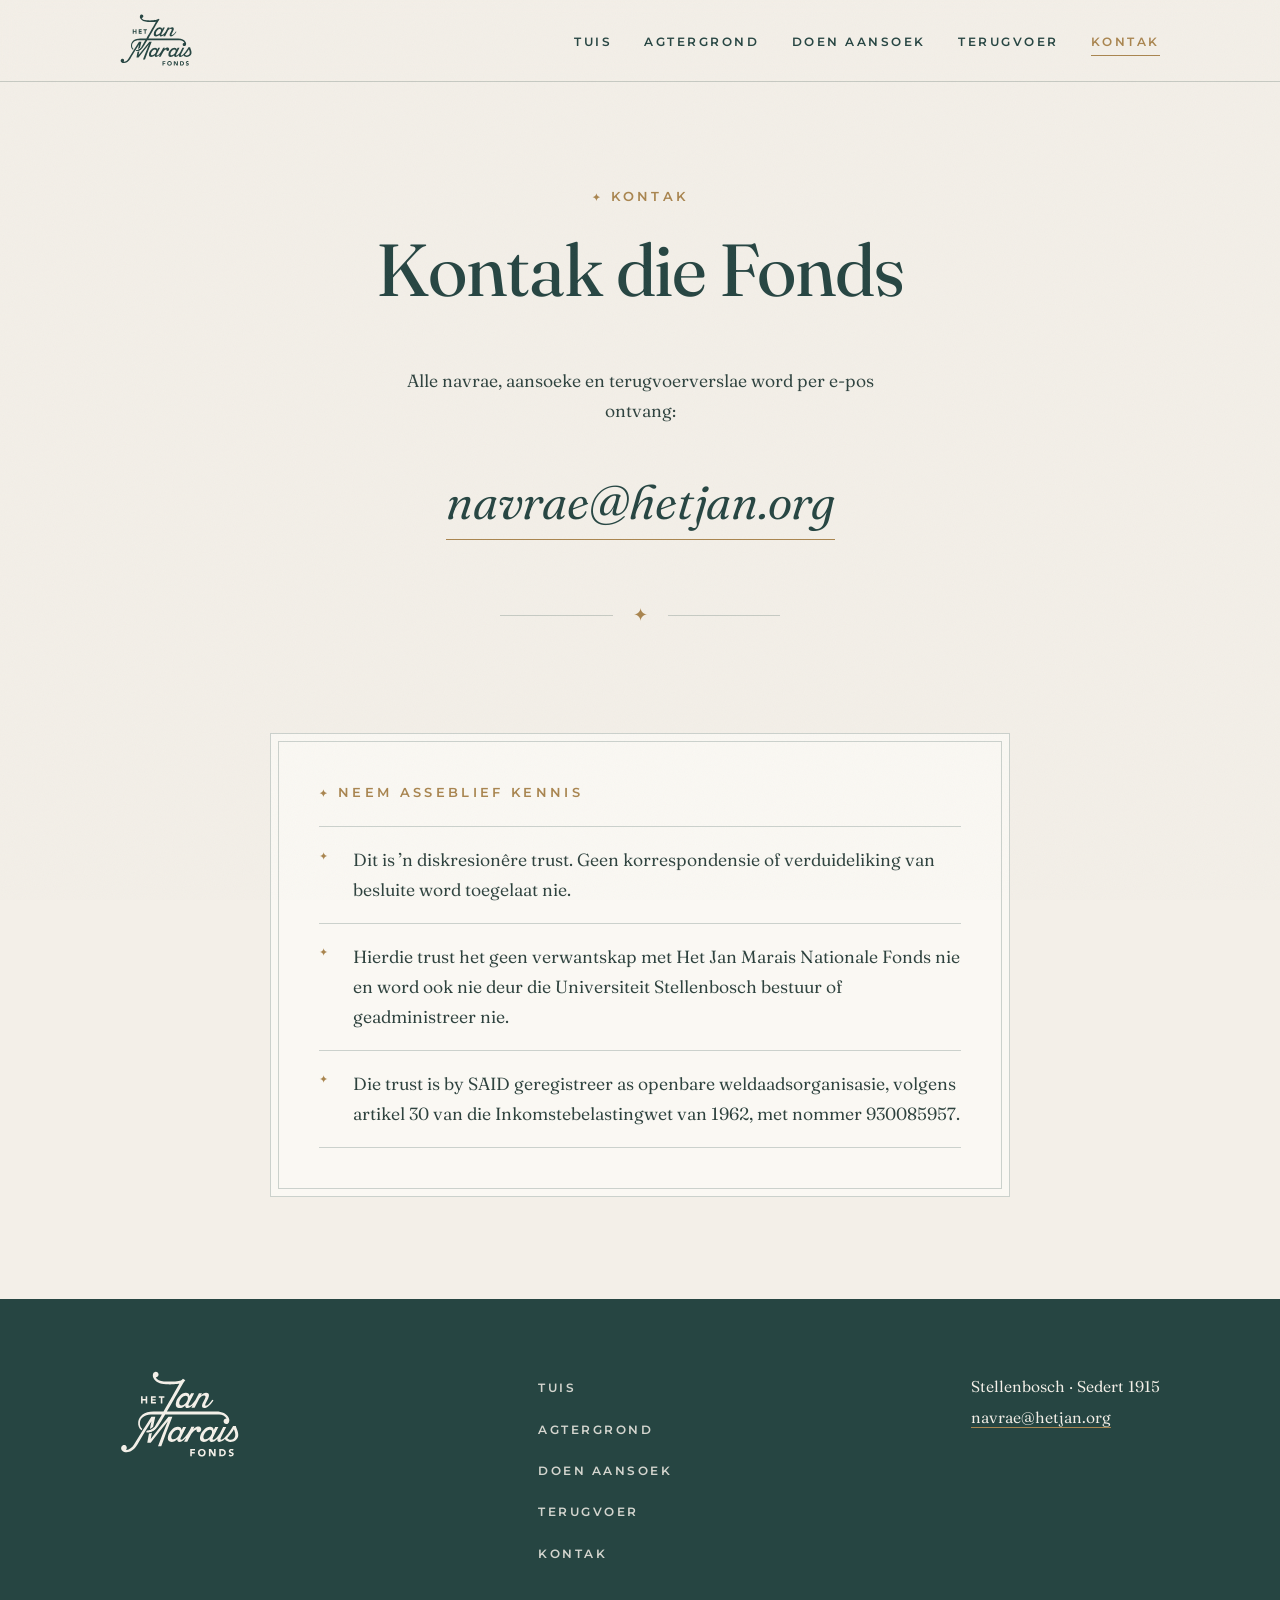
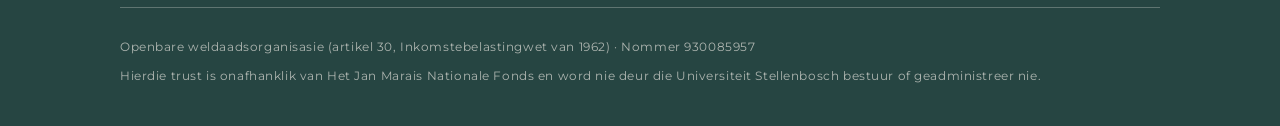
<file: kontak.html>
<!DOCTYPE html>
<html lang="af">
<head>
<meta charset="utf-8">
<meta name="viewport" content="width=device-width, initial-scale=1">
<meta http-equiv="Content-Security-Policy" content="default-src 'self'; script-src 'self' 'sha256-q1gBnV4BZHHsmtJQojjP6bshWvPiRFWjoKV7ZqUKrWg='; style-src 'self' 'unsafe-inline'; img-src 'self' data:; font-src 'self'; connect-src 'self'; base-uri 'self'; form-action 'self'; object-src 'none'">
<meta name="referrer" content="no-referrer">
<title>Kontak – Het Jan Marais Fonds</title>
<meta name="description" content="Kontak Het Jan Marais Fonds per e-pos. Alle navrae, aansoeke en terugvoerverslae word per e-pos ontvang.">
<link rel="icon" type="image/svg+xml" href="assets/favicon.svg">
<link rel="stylesheet" href="css/style.css">
</head>
<body>

<header class="nav">
  <div class="nav-binne">
    <a class="nav-logo" href="index.html" aria-label="Het Jan Marais Fonds – Tuis">
      <img src="assets/logo-groen.svg" alt="Het Jan Marais Fonds">
    </a>
    <button class="nav-knoppie" aria-expanded="false" aria-controls="hoofnav">Kieslys</button>
    <ul class="nav-skakels" id="hoofnav">
      <li><a href="index.html">Tuis</a></li>
      <li><a href="agtergrond.html">Agtergrond</a></li>
      <li><a href="aansoek.html">Doen aansoek</a></li>
      <li><a href="terugvoer.html">Terugvoer</a></li>
      <li><a href="kontak.html" aria-current="page">Kontak</a></li>
    </ul>
  </div>
</header>

<main>

  <div class="bladkop">
    <div class="kolom-smal" style="text-align:center">
      <span class="etiket">Kontak</span>
      <h1>Kontak die Fonds</h1>
    </div>
  </div>

  <section style="padding-top:0; text-align:center">
    <div class="kolom-smal">
      <p style="margin:0 auto 2.2rem; max-width:48ch">Alle navrae, aansoeke en terugvoerverslae word per e-pos ontvang:</p>
      <a class="epos-groot js-epos" data-u="navrae" data-d="hetjan.org">navrae [at] hetjan [dot] org</a>
      <div class="ornament" style="margin-top:3.5rem">✦</div>
    </div>
  </section>

  <section style="padding-top:0">
    <div class="kolom-smal">
      <div class="paneel prosa">
        <p class="etiket" style="margin-bottom:1.2rem">Neem asseblief kennis</p>
        <ul class="lys-bepalings">
          <li>Dit is ’n diskresionêre trust. Geen korrespondensie of verduideliking van besluite word toegelaat nie.</li>
          <li>Hierdie trust het geen verwantskap met Het Jan Marais Nationale Fonds nie en word ook nie deur die Universiteit Stellenbosch bestuur of geadministreer nie.</li>
          <li>Die trust is by SAID geregistreer as openbare weldaadsorganisasie, volgens artikel 30 van die Inkomstebelastingwet van 1962, met nommer 930085957.</li>
        </ul>
      </div>
    </div>
  </section>

</main>

<footer class="voet">
  <div class="voet-binne">
    <div class="voet-bo">
      <a class="voet-logo" href="index.html" aria-label="Het Jan Marais Fonds – Tuis">
        <img src="assets/logo-room.svg" alt="Het Jan Marais Fonds">
      </a>
      <nav aria-label="Voetstuk">
        <ul>
          <li><a href="index.html">Tuis</a></li>
          <li><a href="agtergrond.html">Agtergrond</a></li>
          <li><a href="aansoek.html">Doen aansoek</a></li>
          <li><a href="terugvoer.html">Terugvoer</a></li>
          <li><a href="kontak.html">Kontak</a></li>
        </ul>
      </nav>
      <div class="voet-kontak">
        <p>Stellenbosch · Sedert 1915<br>
        <a class="js-epos" data-u="navrae" data-d="hetjan.org">navrae [at] hetjan [dot] org</a></p>
      </div>
    </div>
    <div class="voet-onder">
      <p>Openbare weldaadsorganisasie (artikel 30, Inkomstebelastingwet van 1962) · Nommer 930085957</p>
      <p>Hierdie trust is onafhanklik van Het Jan Marais Nationale Fonds en word nie deur die Universiteit Stellenbosch bestuur of geadministreer nie.</p>
    </div>
  </div>
</footer>

<script>
  const knoppie = document.querySelector('.nav-knoppie');
  knoppie.addEventListener('click', () => {
    const oop = document.getElementById('hoofnav').classList.toggle('oop');
    knoppie.setAttribute('aria-expanded', oop);
  });
  document.querySelectorAll('.js-epos').forEach((el) => {
    const a = el.getAttribute('data-u') + '@' + el.getAttribute('data-d');
    el.setAttribute('href', 'mailto:' + a);
    el.textContent = a;
  });
</script>

</body>
</html>
</file>
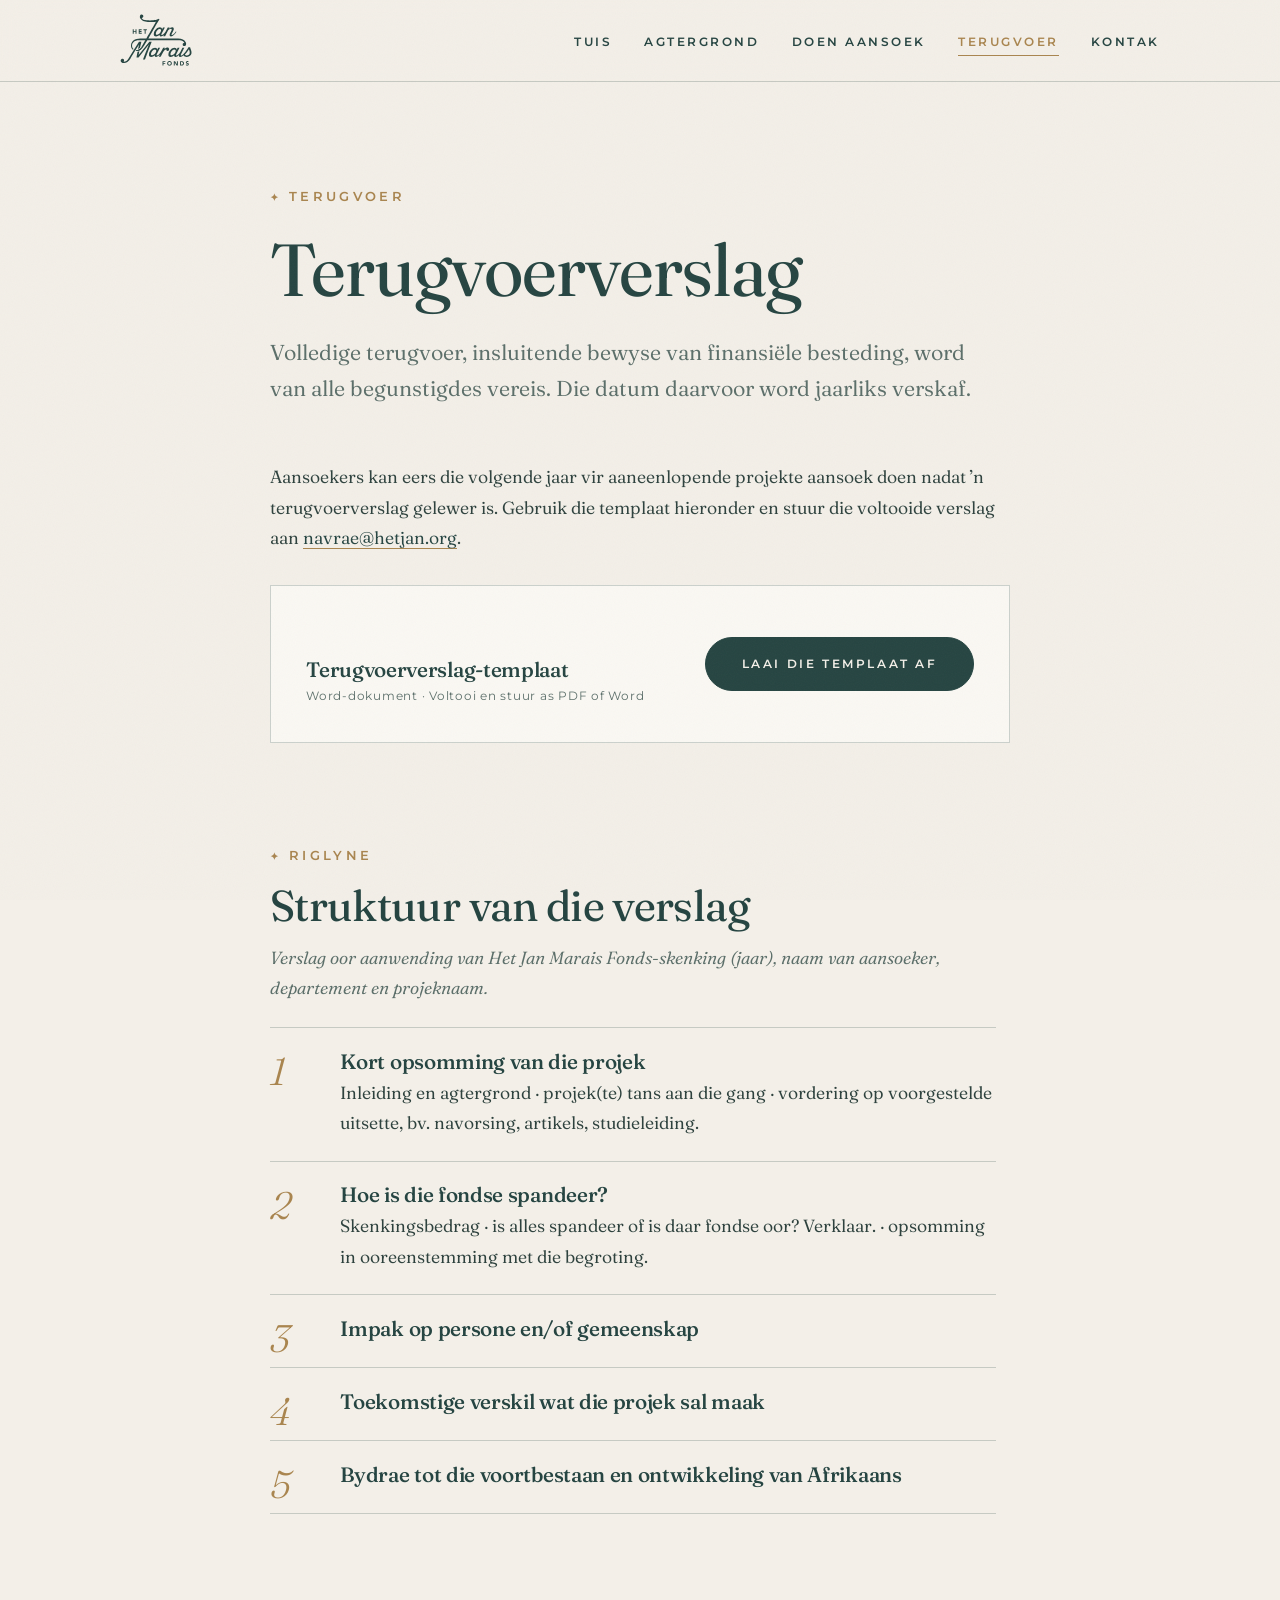
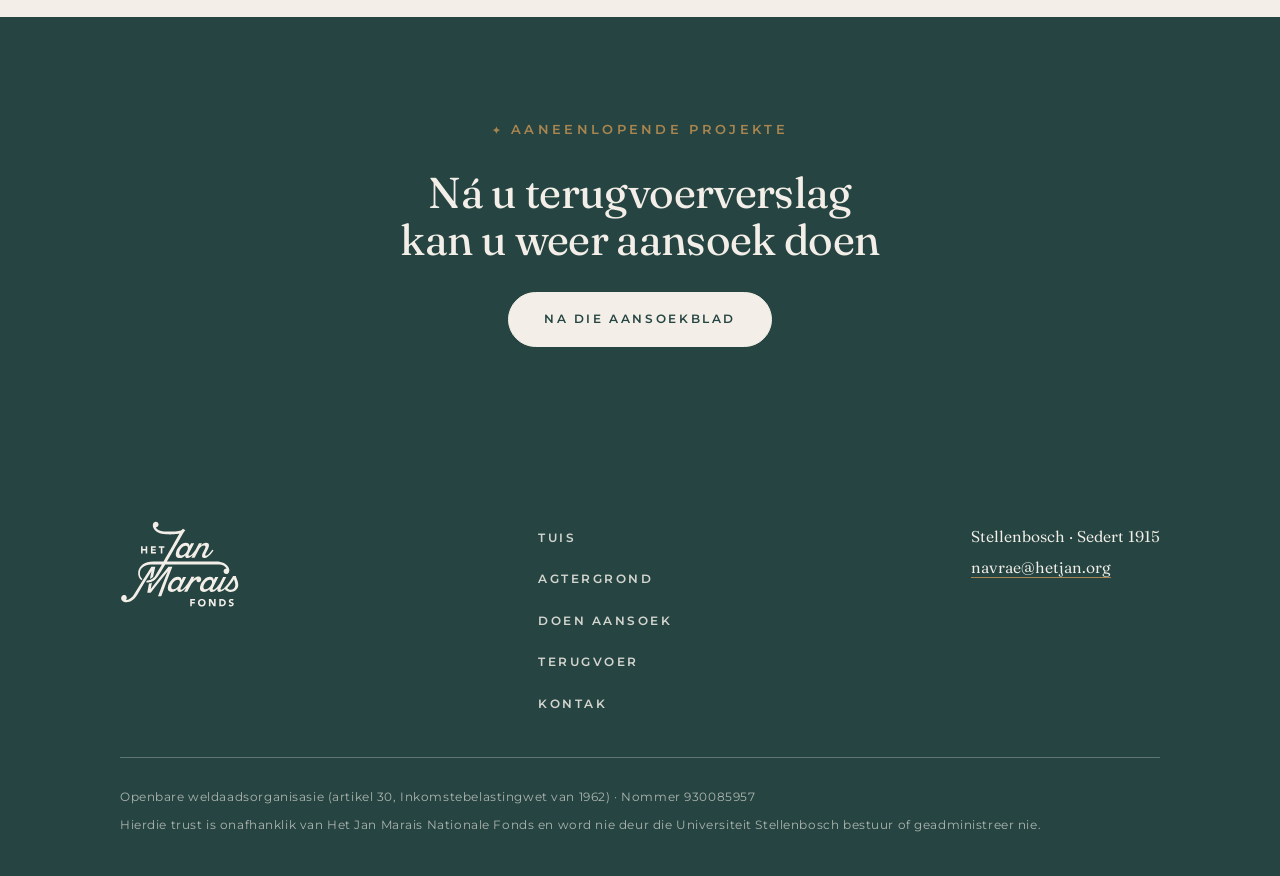
<file: terugvoer.html>
<!DOCTYPE html>
<html lang="af">
<head>
<meta charset="utf-8">
<meta name="viewport" content="width=device-width, initial-scale=1">
<meta http-equiv="Content-Security-Policy" content="default-src 'self'; script-src 'self' 'sha256-q1gBnV4BZHHsmtJQojjP6bshWvPiRFWjoKV7ZqUKrWg='; style-src 'self' 'unsafe-inline'; img-src 'self' data:; font-src 'self'; connect-src 'self'; base-uri 'self'; form-action 'self'; object-src 'none'">
<meta name="referrer" content="no-referrer">
<title>Terugvoer – Het Jan Marais Fonds</title>
<meta name="description" content="Riglyne en templaat vir terugvoerverslae oor die aanwending van skenkings uit Het Jan Marais Fonds.">
<link rel="icon" type="image/svg+xml" href="assets/favicon.svg">
<link rel="stylesheet" href="css/style.css">
</head>
<body>

<header class="nav">
  <div class="nav-binne">
    <a class="nav-logo" href="index.html" aria-label="Het Jan Marais Fonds – Tuis">
      <img src="assets/logo-groen.svg" alt="Het Jan Marais Fonds">
    </a>
    <button class="nav-knoppie" aria-expanded="false" aria-controls="hoofnav">Kieslys</button>
    <ul class="nav-skakels" id="hoofnav">
      <li><a href="index.html">Tuis</a></li>
      <li><a href="agtergrond.html">Agtergrond</a></li>
      <li><a href="aansoek.html">Doen aansoek</a></li>
      <li><a href="terugvoer.html" aria-current="page">Terugvoer</a></li>
      <li><a href="kontak.html">Kontak</a></li>
    </ul>
  </div>
</header>

<main>

  <div class="bladkop">
    <div class="kolom-smal">
      <span class="etiket">Terugvoer</span>
      <h1>Terugvoerverslag</h1>
      <p class="intro">Volledige terugvoer, insluitende bewyse van finansiële besteding, word van alle begunstigdes vereis. Die datum daarvoor word jaarliks verskaf.</p>
    </div>
  </div>

  <section style="padding-top:0">
    <div class="kolom-smal prosa">
      <p>Aansoekers kan eers die volgende jaar vir aaneenlopende projekte aansoek doen nadat ’n terugvoerverslag gelewer is. Gebruik die templaat hieronder en stuur die voltooide verslag aan <a class="js-epos" data-u="navrae" data-d="hetjan.org">navrae [at] hetjan [dot] org</a>.</p>
      <div class="aflaai" style="margin-top:2rem">
        <div class="besonderhede">
          <h3>Terugvoerverslag-templaat</h3>
          <p>Word-dokument · Voltooi en stuur as PDF of Word</p>
        </div>
        <a class="knoppie" href="dokumente/HJMF-terugvoerverslag-templaat.docx" download>Laai die templaat af</a>
      </div>
    </div>
  </section>

  <!-- Verslagstruktuur -->
  <section style="padding-top:0">
    <div class="kolom-smal">
      <p class="etiket">Riglyne</p>
      <h2 style="margin-top:1rem; margin-bottom:0.8rem">Struktuur van die verslag</h2>
      <p style="color:var(--ink-sag); margin-bottom:1.5rem"><em>Verslag oor aanwending van Het Jan Marais Fonds-skenking (jaar), naam van aansoeker, departement en projeknaam.</em></p>
      <ol class="stappe">
        <li>
          <h3>Kort opsomming van die projek</h3>
          <p>Inleiding en agtergrond · projek(te) tans aan die gang · vordering op voorgestelde uitsette, bv. navorsing, artikels, studieleiding.</p>
        </li>
        <li>
          <h3>Hoe is die fondse spandeer?</h3>
          <p>Skenkingsbedrag · is alles spandeer of is daar fondse oor? Verklaar. · opsomming in ooreenstemming met die begroting.</p>
        </li>
        <li>
          <h3>Impak op persone en/of gemeenskap</h3>
        </li>
        <li>
          <h3>Toekomstige verskil wat die projek sal maak</h3>
        </li>
        <li>
          <h3>Bydrae tot die voortbestaan en ontwikkeling van Afrikaans</h3>
        </li>
      </ol>
    </div>
  </section>

  <!-- Oproep -->
  <section class="band">
    <div class="kolom" style="display:grid; justify-items:center; gap:1.8rem">
      <p class="etiket">Aaneenlopende projekte</p>
      <h2 style="max-width:24ch">Ná u terugvoerverslag kan u weer aansoek doen</h2>
      <a class="knoppie knoppie-room" href="aansoek.html">Na die aansoekblad</a>
    </div>
  </section>

</main>

<footer class="voet">
  <div class="voet-binne">
    <div class="voet-bo">
      <a class="voet-logo" href="index.html" aria-label="Het Jan Marais Fonds – Tuis">
        <img src="assets/logo-room.svg" alt="Het Jan Marais Fonds">
      </a>
      <nav aria-label="Voetstuk">
        <ul>
          <li><a href="index.html">Tuis</a></li>
          <li><a href="agtergrond.html">Agtergrond</a></li>
          <li><a href="aansoek.html">Doen aansoek</a></li>
          <li><a href="terugvoer.html">Terugvoer</a></li>
          <li><a href="kontak.html">Kontak</a></li>
        </ul>
      </nav>
      <div class="voet-kontak">
        <p>Stellenbosch · Sedert 1915<br>
        <a class="js-epos" data-u="navrae" data-d="hetjan.org">navrae [at] hetjan [dot] org</a></p>
      </div>
    </div>
    <div class="voet-onder">
      <p>Openbare weldaadsorganisasie (artikel 30, Inkomstebelastingwet van 1962) · Nommer 930085957</p>
      <p>Hierdie trust is onafhanklik van Het Jan Marais Nationale Fonds en word nie deur die Universiteit Stellenbosch bestuur of geadministreer nie.</p>
    </div>
  </div>
</footer>

<script>
  const knoppie = document.querySelector('.nav-knoppie');
  knoppie.addEventListener('click', () => {
    const oop = document.getElementById('hoofnav').classList.toggle('oop');
    knoppie.setAttribute('aria-expanded', oop);
  });
  document.querySelectorAll('.js-epos').forEach((el) => {
    const a = el.getAttribute('data-u') + '@' + el.getAttribute('data-d');
    el.setAttribute('href', 'mailto:' + a);
    el.textContent = a;
  });
</script>

</body>
</html>
</file>
<file: css/style.css>
/* ==========================================================================
   Het Jan Marais Fonds – hetjan.org
   Diepgroen #264542 · Room #F3EFE8 · Fraunces + Montserrat
   ========================================================================== */

/* ---------- Lettertipes (selfgehuisves, geen eksterne versoeke) ---------- */
/* Fraunces & Montserrat – SIL Open Font License. Bron: Fontsource (woff2). */

@font-face {
  font-family: "Fraunces";
  font-style: normal;
  font-weight: 100 900;
  font-display: swap;
  src: url("../assets/fonts/fraunces-latin-full-normal.woff2") format("woff2");
}
@font-face {
  font-family: "Fraunces";
  font-style: italic;
  font-weight: 100 900;
  font-display: swap;
  src: url("../assets/fonts/fraunces-latin-full-italic.woff2") format("woff2");
}
@font-face {
  font-family: "Montserrat";
  font-style: normal;
  font-weight: 400;
  font-display: swap;
  src: url("../assets/fonts/montserrat-latin-400-normal.woff2") format("woff2");
}
@font-face {
  font-family: "Montserrat";
  font-style: normal;
  font-weight: 600;
  font-display: swap;
  src: url("../assets/fonts/montserrat-latin-600-normal.woff2") format("woff2");
}

:root {
  --groen: #264542;
  --groen-diep: #1d3633;
  --room: #f3efe8;
  --ivoor: #faf8f3;
  --brons: #a9854f;
  --ink: #2e423e;
  --ink-sag: #5c6f6a;
  --haarlyn: rgba(38, 69, 66, 0.22);
  --haarlyn-room: rgba(243, 239, 232, 0.28);

  --serif: "Fraunces", "Georgia", serif;
  --sans: "Montserrat", "Helvetica Neue", sans-serif;

  --maat: 66ch;
  --kolom: 1120px;
}

/* ---------- Reset & basis ---------- */

*, *::before, *::after { box-sizing: border-box; margin: 0; padding: 0; }

html { scroll-behavior: smooth; }

body {
  font-family: var(--serif);
  font-optical-sizing: auto;
  font-weight: 360;
  font-size: 1.1rem;
  line-height: 1.72;
  color: var(--ink);
  background-color: var(--room);
  -webkit-font-smoothing: antialiased;
  position: relative;
}

/* papier-grein */
body::before {
  content: "";
  position: fixed;
  inset: 0;
  pointer-events: none;
  z-index: 2000;
  opacity: 0.035;
  background-image: url("data:image/svg+xml,%3Csvg xmlns='http://www.w3.org/2000/svg' width='180' height='180'%3E%3Cfilter id='g'%3E%3CfeTurbulence type='fractalNoise' baseFrequency='0.9' numOctaves='2'/%3E%3C/filter%3E%3Crect width='180' height='180' filter='url(%23g)'/%3E%3C/svg%3E");
}

::selection { background: var(--brons); color: var(--ivoor); }

img, svg { display: block; max-width: 100%; }

a { color: inherit; }

/* ---------- Tipografie ---------- */

h1, h2, h3 {
  font-family: var(--serif);
  font-weight: 420;
  line-height: 1.08;
  color: var(--groen);
  letter-spacing: -0.015em;
  text-wrap: balance;
}

h1 { font-size: clamp(2.6rem, 6.5vw, 4.6rem); font-optical-sizing: auto; }
h2 { font-size: clamp(1.9rem, 3.6vw, 2.7rem); }
h3 { font-size: 1.3rem; font-weight: 520; }

p, li { max-width: var(--maat); }

em { font-style: italic; }

/* klein-kaps etiket */
.etiket {
  font-family: var(--sans);
  font-size: 0.8rem;
  font-weight: 600;
  letter-spacing: 0.26em;
  text-transform: uppercase;
  color: var(--brons);
}

.etiket::before { content: "\2726"; margin-right: 0.75em; font-size: 0.8em; }

/* skakels in lopende teks */
.prosa a {
  color: var(--groen);
  text-decoration: underline;
  text-decoration-color: var(--brons);
  text-decoration-thickness: 1px;
  text-underline-offset: 0.22em;
  transition: text-decoration-color 0.25s ease, color 0.25s ease;
}

.prosa a:hover { color: var(--brons); }

/* knoppies binne prosa behou hul eie kleure */
.prosa a.knoppie,
.prosa a.knoppie:hover { color: var(--room); text-decoration: none; }
.prosa a.knoppie-spook { color: var(--groen); }
.prosa a.knoppie-spook:hover { color: var(--room); }

/* ---------- Haarlyne & ornamente ---------- */

.reel { border: 0; border-top: 1px solid var(--haarlyn); }

.reel-dubbel {
  border: 0;
  border-top: 1px solid var(--haarlyn);
  position: relative;
  height: 5px;
}
.reel-dubbel::after {
  content: "";
  position: absolute;
  top: 3px; left: 0; right: 0;
  border-top: 1px solid var(--haarlyn);
}

.ornament {
  display: flex;
  align-items: center;
  gap: 1.25rem;
  color: var(--brons);
  margin: 0 auto;
  max-width: 280px;
}
.ornament::before, .ornament::after {
  content: "";
  flex: 1;
  border-top: 1px solid var(--haarlyn);
}

/* ---------- Bladskelet ---------- */

.kolom {
  max-width: var(--kolom);
  margin-inline: auto;
  padding-inline: clamp(1.25rem, 4vw, 2.5rem);
}

.kolom-smal { max-width: 820px; margin-inline: auto; padding-inline: clamp(1.25rem, 4vw, 2.5rem); }

section { padding-block: clamp(3.5rem, 8vw, 6.5rem); }

/* ---------- Navigasie ---------- */

.nav {
  position: sticky;
  top: 0;
  z-index: 100;
  background: rgba(243, 239, 232, 0.92);
  backdrop-filter: blur(8px);
  border-bottom: 1px solid var(--haarlyn);
}

.nav-binne {
  max-width: var(--kolom);
  margin-inline: auto;
  padding: 0.9rem clamp(1.25rem, 4vw, 2.5rem);
  display: flex;
  align-items: center;
  justify-content: space-between;
  gap: 2rem;
}

.nav-logo img { height: 52px; width: auto; }

.nav-skakels {
  display: flex;
  gap: clamp(1.2rem, 2.5vw, 2.2rem);
  list-style: none;
}

.nav-skakels a {
  font-family: var(--sans);
  font-size: 0.72rem;
  font-weight: 600;
  letter-spacing: 0.22em;
  text-transform: uppercase;
  text-decoration: none;
  color: var(--groen);
  padding-block: 0.4rem;
  position: relative;
  white-space: nowrap;
}

.nav-skakels a::after {
  content: "";
  position: absolute;
  left: 0; right: 100%;
  bottom: 0;
  border-bottom: 1px solid var(--brons);
  transition: right 0.3s ease;
}

.nav-skakels a:hover::after,
.nav-skakels a[aria-current="page"]::after { right: 0; }

.nav-skakels a[aria-current="page"] { color: var(--brons); }

.nav-knoppie {
  display: none;
  background: none;
  border: 1px solid var(--haarlyn);
  border-radius: 999px;
  padding: 0.5rem 1rem;
  font-family: var(--sans);
  font-size: 0.7rem;
  font-weight: 600;
  letter-spacing: 0.2em;
  text-transform: uppercase;
  color: var(--groen);
  cursor: pointer;
}

@media (max-width: 820px) {
  .nav-knoppie { display: block; }
  .nav-skakels {
    display: none;
    position: absolute;
    top: 100%;
    left: 0; right: 0;
    flex-direction: column;
    gap: 0;
    background: var(--ivoor);
    border-bottom: 1px solid var(--haarlyn);
    padding: 0.5rem 0;
  }
  .nav-skakels.oop { display: flex; }
  .nav-skakels li { border-top: 1px solid var(--haarlyn); }
  .nav-skakels li:first-child { border-top: 0; }
  .nav-skakels a { display: block; padding: 1rem clamp(1.25rem, 4vw, 2.5rem); }
  .nav-skakels a::after { content: none; }
}

/* ---------- Knoppies ---------- */

.knoppie {
  display: inline-block;
  font-family: var(--sans);
  font-size: 0.74rem;
  font-weight: 600;
  letter-spacing: 0.22em;
  text-transform: uppercase;
  text-decoration: none;
  padding: 1rem 2.2rem;
  border-radius: 999px;
  border: 1px solid var(--groen);
  color: var(--room);
  background: var(--groen);
  transition: background 0.25s ease, color 0.25s ease, border-color 0.25s ease;
}

.knoppie:hover { background: var(--groen-diep); border-color: var(--groen-diep); }

.knoppie-spook {
  background: transparent;
  color: var(--groen);
}

.knoppie-spook:hover { background: var(--groen); color: var(--room); }

.knoppie-room {
  background: var(--room);
  border-color: var(--room);
  color: var(--groen);
}

.knoppie-room:hover { background: var(--ivoor); border-color: var(--ivoor); }

/* ---------- Held (tuisblad) ---------- */

.held {
  min-height: calc(100svh - 81px);
  display: grid;
  place-items: center;
  text-align: center;
  padding-block: clamp(4rem, 9vw, 7rem);
}

.held-binne { display: grid; justify-items: center; gap: 2.2rem; width: 100%; }

.held-logo { width: clamp(240px, 38vw, 420px); height: auto; }

.held-leuse {
  font-size: clamp(1.25rem, 2.6vw, 1.7rem);
  line-height: 1.55;
  font-weight: 340;
  max-width: 30ch;
  color: var(--groen);
  text-wrap: balance;
}

.held-leuse em { font-style: italic; }

.held-knoppies { display: flex; gap: 1rem; flex-wrap: wrap; justify-content: center; }

/* intree-animasie */
@media (prefers-reduced-motion: no-preference) {
  .held-binne > * {
    opacity: 0;
    transform: translateY(18px);
    animation: intree 0.9s cubic-bezier(0.22, 1, 0.36, 1) forwards;
  }
  .held-binne > :nth-child(1) { animation-delay: 0.1s; }
  .held-binne > :nth-child(2) { animation-delay: 0.3s; }
  .held-binne > :nth-child(3) { animation-delay: 0.45s; }
  .held-binne > :nth-child(4) { animation-delay: 0.6s; }
}

@keyframes intree {
  to { opacity: 1; transform: none; }
}

/* ---------- Panele ---------- */

.paneel {
  background: var(--ivoor);
  border: 1px solid var(--haarlyn);
  padding: clamp(1.8rem, 4vw, 3rem);
  position: relative;
}

.paneel::before, .paneel::after {
  content: "";
  position: absolute;
  inset: 7px;
  border: 1px solid var(--haarlyn);
  pointer-events: none;
}
.paneel::after { content: none; }

/* akte-paneel: die testament */
.akte {
  background: var(--ivoor);
  border: 1px solid var(--haarlyn);
  padding: clamp(2.2rem, 5vw, 4rem);
  position: relative;
  text-align: center;
}
.akte::before {
  content: "";
  position: absolute;
  inset: 8px;
  border: 1px solid var(--haarlyn);
  pointer-events: none;
}

.akte blockquote {
  font-style: italic;
  font-size: clamp(1.05rem, 1.8vw, 1.2rem);
  line-height: 1.85;
  max-width: 58ch;
  margin-inline: auto;
  text-align: left;
  color: var(--ink);
}

/* ---------- Lyste ---------- */

.lys-bepalings { list-style: none; max-width: var(--maat); }

.lys-bepalings li {
  padding: 1.1rem 0 1.1rem 2.1rem;
  border-top: 1px solid var(--haarlyn);
  position: relative;
}

.lys-bepalings li:last-child { border-bottom: 1px solid var(--haarlyn); }

.lys-bepalings li::before {
  content: "\2726";
  position: absolute;
  left: 0;
  top: 1.2rem;
  font-size: 0.7rem;
  color: var(--brons);
}

/* geletterde lys (a–e) */
.lys-letters { list-style: none; counter-reset: letter; max-width: var(--maat); }

.lys-letters li {
  counter-increment: letter;
  padding: 0.85rem 0 0.85rem 3rem;
  position: relative;
}

.lys-letters li::before {
  content: counter(letter, lower-alpha);
  position: absolute;
  left: 0;
  top: 0.62rem;
  width: 1.9rem;
  height: 1.9rem;
  border: 1px solid var(--brons);
  border-radius: 50%;
  display: grid;
  place-items: center;
  font-family: var(--serif);
  font-style: italic;
  font-size: 0.95rem;
  color: var(--brons);
}

/* genommerde stappe */
.stappe { list-style: none; counter-reset: stap; max-width: var(--maat); }

.stappe li {
  counter-increment: stap;
  padding: 1.4rem 0 1.4rem 4.4rem;
  position: relative;
  border-top: 1px solid var(--haarlyn);
}
.stappe li:last-child { border-bottom: 1px solid var(--haarlyn); }

.stappe li::before {
  content: counter(stap);
  position: absolute;
  left: 0;
  top: 1.05rem;
  font-family: var(--serif);
  font-size: 2.4rem;
  font-weight: 300;
  font-style: italic;
  color: var(--brons);
  line-height: 1.4;
}

.stappe h3 { margin-bottom: 0.3rem; }

/* ---------- Datums ---------- */

.datums {
  display: grid;
  grid-template-columns: repeat(3, 1fr);
  text-align: center;
}

.datums > div { padding: clamp(1.5rem, 3vw, 2.5rem) 1rem; }

.datums > div + div { border-left: 1px solid var(--haarlyn); }

.datums .syfer {
  font-family: var(--serif);
  font-size: clamp(2.2rem, 5vw, 3.6rem);
  font-weight: 340;
  font-style: italic;
  color: var(--groen);
  line-height: 1.15;
}

.datums .nota {
  font-family: var(--sans);
  font-size: 0.68rem;
  font-weight: 600;
  letter-spacing: 0.24em;
  text-transform: uppercase;
  color: var(--ink-sag);
  margin-top: 0.6rem;
}

@media (max-width: 640px) {
  .datums { grid-template-columns: 1fr; }
  .datums > div + div { border-left: 0; border-top: 1px solid var(--haarlyn); }
}

/* ---------- Groen band ---------- */

.band {
  background: var(--groen);
  color: var(--room);
  text-align: center;
}

.band h2 { color: var(--room); }

.band .etiket { color: var(--brons); }

/* ---------- Hoofstuk-kop ---------- */

.bladkop { padding-block: clamp(4rem, 9vw, 6.5rem) clamp(2rem, 5vw, 3.5rem); }

.bladkop .etiket { display: block; margin-bottom: 1.4rem; }

.bladkop p.intro {
  margin-top: 1.6rem;
  font-size: clamp(1.15rem, 2vw, 1.35rem);
  line-height: 1.65;
  color: var(--ink-sag);
  max-width: 52ch;
}

/* ---------- Prosa ---------- */

.prosa > * + * { margin-top: 1.3em; }

.prosa h2 { margin-top: 2.2em; }

.prosa h3 { margin-top: 1.8em; }

/* hoofletter-aanvang */
.aanvang::first-letter {
  font-family: var(--serif);
  font-weight: 400;
  font-size: 3.4em;
  float: left;
  line-height: 0.82;
  padding-right: 0.12em;
  color: var(--groen);
}

/* uittreksel / stat */
.uittreksel {
  font-family: var(--serif);
  font-style: italic;
  font-weight: 320;
  font-size: clamp(1.6rem, 3.4vw, 2.4rem);
  line-height: 1.35;
  color: var(--groen);
  max-width: 24ch;
  margin-block: 2.5rem;
  padding-left: 1.6rem;
  border-left: 2px solid var(--brons);
}

/* ---------- Aflaai-kaart ---------- */

.aflaai {
  display: flex;
  flex-wrap: wrap;
  align-items: center;
  justify-content: space-between;
  gap: 1.5rem;
  background: var(--ivoor);
  border: 1px solid var(--haarlyn);
  padding: clamp(1.5rem, 3vw, 2.2rem);
}

.aflaai .besonderhede h3 { margin-bottom: 0.25rem; }

.aflaai .besonderhede p {
  font-family: var(--sans);
  font-size: 0.78rem;
  letter-spacing: 0.06em;
  color: var(--ink-sag);
}

/* ---------- E-pos vertoon ---------- */

.epos-groot {
  font-family: var(--serif);
  font-style: italic;
  font-size: clamp(1.6rem, 4.5vw, 3rem);
  color: var(--groen);
  text-decoration: none;
  border-bottom: 1px solid var(--brons);
  padding-bottom: 0.15em;
  transition: color 0.25s ease;
}

.epos-groot:hover { color: var(--brons); }

/* ---------- Voetstuk ---------- */

.voet {
  background: var(--groen);
  color: var(--room);
}

.voet-binne {
  max-width: var(--kolom);
  margin-inline: auto;
  padding: clamp(3rem, 6vw, 4.5rem) clamp(1.25rem, 4vw, 2.5rem) 2.5rem;
}

.voet-bo {
  display: flex;
  flex-wrap: wrap;
  justify-content: space-between;
  align-items: flex-start;
  gap: 2.5rem;
  padding-bottom: 2.5rem;
  border-bottom: 1px solid var(--haarlyn-room);
}

.voet-logo img { height: 86px; width: auto; }

.voet nav ul {
  list-style: none;
  display: grid;
  gap: 0.7rem;
}

.voet nav a {
  font-family: var(--sans);
  font-size: 0.72rem;
  font-weight: 600;
  letter-spacing: 0.22em;
  text-transform: uppercase;
  text-decoration: none;
  color: var(--room);
  opacity: 0.85;
  transition: opacity 0.2s ease;
}

.voet nav a:hover { opacity: 1; }

.voet-kontak {
  font-size: 0.98rem;
  line-height: 2;
}

.voet-kontak a {
  color: var(--room);
  text-decoration: underline;
  text-decoration-color: var(--brons);
  text-underline-offset: 0.25em;
}

.voet-onder {
  padding-top: 1.8rem;
  display: grid;
  gap: 0.5rem;
}

.voet-onder p {
  font-family: var(--sans);
  font-size: 0.72rem;
  letter-spacing: 0.05em;
  line-height: 1.8;
  color: rgba(243, 239, 232, 0.66);
  max-width: none;
}

/* ---------- Toeganklikheid ---------- */

:focus-visible {
  outline: 2px solid var(--brons);
  outline-offset: 3px;
}

@media (prefers-reduced-motion: reduce) {
  html { scroll-behavior: auto; }
  *, *::before, *::after { animation: none !important; transition: none !important; }
}
</file>
